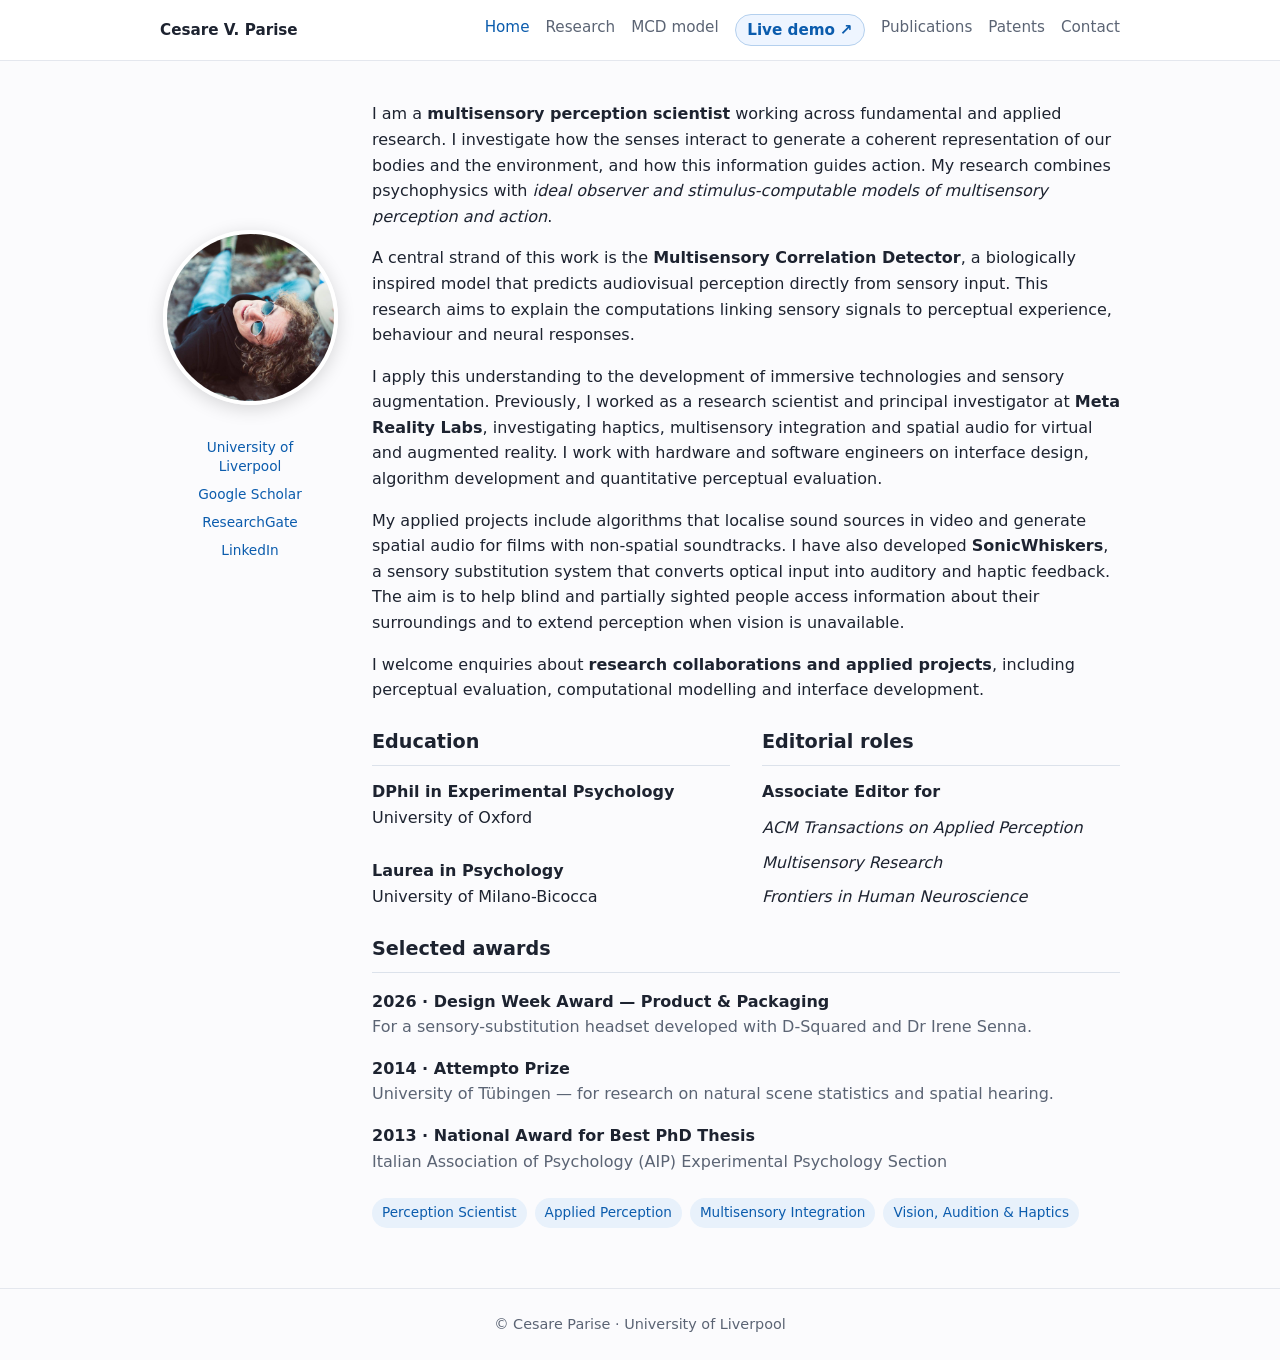
<file: index.html>
<!DOCTYPE html>
<html lang="en">
<head>
<meta charset="UTF-8">
<meta name="viewport" content="width=device-width, initial-scale=1.0">
<title>Cesare V. Parise – Perception Scientist</title>
<!-- Browser tab and bookmark icon -->
<link rel="icon" type="image/x-icon" href="favicon.ico?v=1">
<link rel="icon" type="image/png" sizes="32x32" href="favicon.png?v=1">
<link rel="apple-touch-icon" sizes="180x180" href="apple-touch-icon.png?v=1">
<style>
  :root { --ink:#1d2330; --muted:#5b6474; --accent:#0b5cad; --bg:#fbfbfd; --card:#ffffff; --line:#e4e7ee; }
  * { box-sizing: border-box; }
  body { margin:0; font-family: system-ui, -apple-system, "Segoe UI", Roboto, Helvetica, Arial, sans-serif; color:var(--ink); background:var(--bg); line-height:1.6; }
  header.top { background:#fff; border-bottom:1px solid var(--line); position:sticky; top:0; z-index:10; }
  nav { max-width:1000px; margin:0 auto; padding:14px 20px; display:flex; flex-wrap:wrap; gap:18px; align-items:center; justify-content:space-between; }
  nav .brand { font-weight:700; color:var(--ink); text-decoration:none; }
  nav ul { list-style:none; display:flex; gap:16px; margin:0; padding:0; flex-wrap:wrap; }
  nav a { color:var(--muted); text-decoration:none; font-size:0.95rem; }
  nav a:hover, nav a.active { color:var(--accent); }
  main { max-width:1000px; margin:0 auto; padding:40px 20px 60px; min-height:70vh; }
  .page { display:none; }
  .page.active { display:block; }
  .hero { display:grid; grid-template-columns: 220px 1fr; gap:36px; align-items:center; }
  .hero img { width:220px; height:220px; object-fit:cover; border-radius:50%; border:4px solid #fff; box-shadow:0 6px 24px rgba(0,0,0,.12); }
  h1 { font-size:2.2rem; margin:0 0 6px; }
  h2 { font-size:1.45rem; margin:36px 0 14px; border-bottom:2px solid var(--line); padding-bottom:6px; }
  h3 { font-size:1.1rem; margin:0 0 8px; }
  .role { color:var(--accent); font-weight:600; margin:0 0 14px; }
  .lead { font-size:1.08rem; }
  .badge { display:inline-block; background:#e8f1fb; color:var(--accent); padding:4px 10px; border-radius:999px; font-size:0.85rem; margin:4px 6px 0 0; }
  .grid { display:grid; grid-template-columns: repeat(auto-fit, minmax(260px,1fr)); gap:18px; }
  .card { background:var(--card); border:1px solid var(--line); border-radius:12px; padding:20px; }
  .card p { margin:0 0 8px; color:var(--muted); font-size:0.95rem; }
  .card.paper { border-left:4px solid var(--accent); }
  .meta { color:var(--muted); font-size:0.9rem; margin:6px 0 12px; }
  .placeholder { border:2px dashed #c5cdd9; border-radius:12px; padding:20px; color:var(--muted); background:#fff; }
  .industry { background:linear-gradient(135deg,#0b5cad 0%,#0a4a8a 100%); color:#fff; border-radius:16px; padding:32px; margin-top:36px; }
  .industry h2 { color:#fff; border-color:rgba(255,255,255,.3); margin-top:0; }
  .industry ul { padding-left:20px; margin:0 0 18px; }
  .industry li { margin-bottom:8px; }
  .btn { display:inline-block; background:#fff; color:var(--accent); padding:11px 20px; border-radius:8px; font-weight:700; text-decoration:none; margin-right:10px; margin-top:6px; }
  .btn.ghost { background:transparent; color:#fff; border:2px solid #fff; }
  .link { color:var(--accent); font-weight:600; text-decoration:none; }
  .pubs li { margin-bottom:12px; }
  .pubs .t { display:inline-block; font-size:0.75rem; background:#e8f1fb; color:var(--accent); border-radius:4px; padding:1px 6px; margin-right:6px; font-weight:600; }
  .yr { margin:28px 0 10px; color:var(--accent); font-size:1.1rem; }
  footer { border-top:1px solid var(--line); color:var(--muted); font-size:0.9rem; text-align:center; padding:24px 20px; }
  @media (max-width:720px) { .hero { grid-template-columns:1fr; text-align:center; } .hero img { margin:0 auto; } nav { justify-content:center; } }


/* ===== HOME PAGE LAYOUT ===== */

#page-home .hero {
  display: grid;
  grid-template-columns: 180px minmax(0, 1fr);
  grid-template-areas:
    "profile introduction"
    ".       credentials"
    ".       awards"
    ".       badges";
  column-gap: 2rem;
  row-gap: 1.5rem;
  align-items: start;
}

/* LEFT: photograph and profile links */

#page-home .home-profile {
  grid-area: profile;
  align-self: center;
  display: flex;
  flex-direction: column;
  align-items: center;
  gap: 1.2rem;
  min-width: 0;
}

#page-home .home-profile .home-portrait {
  display: block;
  width: 175px;
  height: 175px;
  aspect-ratio: 1;
  max-width: 100%;
  border-radius: 50%;
  object-fit: cover;
  object-position: center;
  border: 4px solid white;
  box-shadow: 0 4px 18px rgba(0,0,0,0.15);
}

/* Links beneath photograph */

#page-home .profile-links {
  display: flex;
  flex-direction: column;
  align-items: center;
  gap: 0.55rem;
  text-align: center;
}

#page-home .profile-links a {
  color: #0b5cad;
  text-decoration: none;
  font-size: 0.855rem;
  line-height: 1.4;
}

#page-home .profile-links a:hover {
  text-decoration: underline;
}

/* RIGHT: introduction */

#page-home .home-introduction {
  grid-area: introduction;
  min-width: 0;
}

#page-home .home-introduction p:first-child {
  margin-top: 0;
}

#page-home .home-introduction p:last-child {
  margin-bottom: 0;
}

/* RIGHT: credentials, two equally wide columns */

#page-home .home-credentials {
  grid-area: credentials;
  display: grid;
  grid-template-columns: repeat(2, minmax(0, 1fr));
  gap: 2rem;
  width: 100%;
  margin: 0;
  align-items: stretch;
}

#page-home .home-education,
#page-home .home-editorial {
  min-width: 0;
  display: flex;
  flex-direction: column;
}

#page-home .home-credentials h2 {
  font-size: 1.2rem;
  margin: 0 0 0.85rem;
  padding-bottom: 0.45rem;
  border-bottom: 1px solid #dce2eb;
}

/* Education: first qualification at top,
   second qualification at bottom */

#page-home .home-education .degree {
  margin: 0;
}

#page-home .home-education .degree:last-child {
  margin-top: auto;
}

/* Editorial entries: compact natural spacing */

#page-home .home-editorial p {
  margin: 0 0 0.65rem;
}

#page-home .editorial-list {
  list-style: none;
  display: flex;
  flex-direction: column;
  gap: 0.55rem;
  padding: 0;
  margin: 0;
}

#page-home .editorial-list li {
  margin: 0;
}

/* Selected awards: a full-width row below Education and Editorial roles,
   aligned to the main introduction rather than the portrait column. */
#page-home .home-awards {
  grid-area: awards;
  display: grid;
  grid-template-columns: 1fr;
  row-gap: 1rem;
  width: 100%;
  min-width: 0;
  align-items: start;
}

#page-home .home-awards h2 {
  grid-column: 1 / -1;
  margin: 0;
  padding-bottom: 0.45rem;
  border-bottom: 1px solid #dce2eb;
  font-size: 1.2rem;
}

#page-home .home-awards p {
  margin: 0;
  font-size: 1rem;
  line-height: 1.6;
  color: var(--muted);
  min-width: 0;
}

#page-home .home-awards strong { color: var(--ink); }
#page-home .home-awards a { color: inherit; text-decoration: none; }
#page-home .home-awards a:hover,
#page-home .home-awards a:focus-visible {
  color: var(--accent);
  text-decoration: underline;
}

/* RIGHT: badges below both columns */

#page-home .home-badges {
  grid-area: badges;
  display: flex;
  flex-wrap: wrap;
  gap: 0.5rem;
  min-width: 0;
}

#page-home .home-badges .badge {
  margin: 0;
}

/* MOBILE */

@media (max-width: 720px) {
  #page-home .hero {
    grid-template-columns: minmax(0, 1fr);
    grid-template-areas:
      "profile"
      "introduction"
      "credentials"
      "awards"
      "badges";
  }

  #page-home .home-profile {
    justify-self: center;
  }
}

@media (max-width: 520px) {
  #page-home .home-credentials {
    grid-template-columns: 1fr;
    gap: 1.75rem;
  }

  #page-home .home-education .degree:last-child {
    margin-top: 1rem;
  }

  #page-home .home-awards {
    grid-template-columns: 1fr;
    row-gap: 1rem;
  }
}





/* ===== RESEARCH PAGE ===== */

#page-research .research-area {
  margin-top: 2.5rem;
  padding-bottom: 2rem;
  border-bottom: 1px solid #dce2eb;
}

#page-research .research-area:last-child {
  border-bottom: none;
}

/* Figure and description */

#page-research .research-main {
  display: grid;
  grid-template-columns: minmax(0, 1.1fr) minmax(0, 1fr);
  gap: 2rem;
  align-items: start;
}

#page-research .research-figure {
  margin: 0;
  min-width: 0;
}

#page-research .research-figure img {
  display: block;
  width: 100%;
  height: auto;
  object-fit: contain;
  border-radius: 3px;
}

#page-research .research-figure figcaption {
  margin-top: 0.65rem;
  font-size: 0.82rem;
  line-height: 1.5;
  color: #667085;
}

#page-research .research-description {
  min-width: 0;
}

#page-research .research-description h2 {
  margin-top: 0;
}

#page-research .research-description p {
  margin-bottom: 1rem;
}

/* Publications */

#page-research .research-area > h3 {
  font-size: 1rem;
  margin-top: 1.5rem;
  margin-bottom: 0.75rem;
}

#page-research .research-publications {
  padding-left: 1.25rem;
  margin: 0;
}

#page-research .research-publications li {
  margin-bottom: 0.6rem;
  line-height: 1.55;
  font-size: 0.92rem;
}

#page-research .research-publications a {
  color: #0b5cad;
  text-decoration: none;
  font-weight: 500;
}

#page-research .research-publications a:hover {
  text-decoration: underline;
}

/* Responsive layout */

@media (max-width: 760px) {
  #page-research .research-main {
    grid-template-columns: 1fr;
    gap: 1.25rem;
  }
}





/* ===== CONTACT PAGE ===== */

#page-contact .contact-grid {
  display: grid;
  grid-template-columns: repeat(2, minmax(0, 1fr));
  gap: 1.25rem;
  margin: 1.5rem 0;
  align-items: stretch;
}

/* Matching cards */

#page-contact .contact-card {
  box-sizing: border-box;
  display: flex;
  flex-direction: column;
  min-width: 0;
  padding: 1.3rem;
  border: 1px solid #dce2eb;
  border-radius: 10px;
  background: #fff;
}

#page-contact .contact-card h2 {
  font-size: 1.1rem;
  margin: 0 0 1.1rem;
}

#page-contact .contact-card > p {
  margin: 0 0 0.9rem;
  line-height: 1.65;
}

/* Bottom-aligned content */

#page-contact .contact-card-footer {
  margin-top: auto;
  padding-top: 1.5rem;
  width: 100%;
}

#page-contact .contact-keywords {
  font-size: 0.85rem;
  line-height: 1.5;
  color: #667085;
  margin: 0 0 1rem;
}

/* Outlined action buttons */

#page-contact .contact-card a.contact-action,
#page-contact .contact-card a.contact-action:link,
#page-contact .contact-card a.contact-action:visited {
  box-sizing: border-box;
  display: flex;
  align-items: center;
  justify-content: center;

  width: 100%;
  min-height: 44px;
  padding: 0.65rem 1rem;

  border: 1px solid #0b5cad;
  border-radius: 24px;
  background: transparent;
  color: #0b5cad;

  font-size: 0.92rem;
  font-weight: 600;
  text-align: center;
  text-decoration: none;
  cursor: pointer;
}

#page-contact .contact-card a.contact-action:hover {
  background: #0b5cad;
  color: white;
  text-decoration: none;
}

#page-contact .contact-card a.contact-action:focus-visible {
  outline: 3px solid #80b4f5;
  outline-offset: 3px;
}

/* Direct contact */

#page-contact .contact-details {
  margin-top: 1.5rem;
  padding-top: 1.5rem;
  border-top: 1px solid #dce2eb;
}

#page-contact .contact-details h2 {
  font-size: 1.1rem;
  margin: 0 0 1rem;
}

#page-contact .contact-details p {
  margin: 0.65rem 0;
}

/* Copy email button */

#page-contact .copy-email {
  display: inline-block;
  margin-left: 0.75rem;
  padding: 0.25rem 0.6rem;
  border: 1px solid #dce2eb;
  border-radius: 6px;
  background: transparent;
  color: #0b5cad;
  font-size: 0.8rem;
  cursor: pointer;
}

#page-contact .copy-email:hover {
  background: #eaf2ff;
}

/* Mobile */

@media (max-width: 700px) {
  #page-contact .contact-grid {
    grid-template-columns: 1fr;
  }
}




/* ===== MULTISENSORY CORRELATION DETECTOR PAGE =====
   Scoped styles: these rules do not change Home, Research or Contact. */
#page-model { --mcd-soft: #eef4fb; --mcd-radius: 12px; }
#page-model a { color: var(--accent); text-underline-offset: 0.18em; }
#page-model a:focus-visible, #page-model summary:focus-visible,
#page-model video:focus-visible { outline: 3px solid #72a8e0; outline-offset: 4px; }
#page-model h1 { font-size: clamp(1.8rem, 4vw, 2.45rem); line-height: 1.2; max-width: 26ch; margin: 0; }
#page-model h2 { font-size: clamp(1.3rem, 3vw, 1.65rem); line-height: 1.3; border: 0; padding: 0; margin: 0 0 1.1rem; }
#page-model h3 { font-size: 1.08rem; line-height: 1.4; margin: 0 0 0.65rem; }
#page-model p { margin: 0 0 1rem; }
#page-model .mcd-eyebrow { color: var(--accent); font-size: 0.76rem; font-weight: 700; letter-spacing: 0.09em; text-transform: uppercase; margin: 0 0 0.65rem; }
#page-model .mcd-lead { max-width: 66ch; font-size: 1.18rem; line-height: 1.55; color: var(--muted); margin: 1rem 0 0; }
#page-model .mcd-page-heading { margin-bottom: 2.5rem; }
#page-model .mcd-hero { display: grid; grid-template-columns: minmax(0, 0.94fr) minmax(0, 1.06fr); gap: 2rem; align-items: center; }
#page-model .mcd-hero-copy { min-width: 0; }
#page-model .mcd-hero-copy h2 { font-size: 1.3rem; }
#page-model .mcd-actions { display: flex; flex-wrap: wrap; gap: 0.6rem; margin-top: 1.3rem; }
#page-model a.mcd-button { display: inline-flex; align-items: center; justify-content: center; min-height: 44px; padding: 0.65rem 1rem; border: 1px solid var(--accent); border-radius: 999px; background: transparent; color: var(--accent); font: inherit; font-size: 0.88rem; font-weight: 650; line-height: 1.35; text-align: center; text-decoration: none; }
#page-model a.mcd-button:hover { background: var(--mcd-soft); }
#page-model a.mcd-button-primary { color: #fff; background: var(--accent); }
#page-model a.mcd-button-primary:hover { background: #084781; }
#page-model .mcd-media, #page-model .mcd-figure { min-width: 0; margin: 0; }
#page-model .mcd-media { background: #fff; border: 1px solid var(--line); border-radius: var(--mcd-radius); overflow: hidden; }
#page-model .mcd-media-label { padding: 0.8rem 1rem; font-size: 0.8rem; font-weight: 700; border-bottom: 1px solid var(--line); }
#page-model video { display: block; width: 100%; height: auto; background: #fff; }
#page-model figcaption { color: var(--muted); font-size: 0.82rem; line-height: 1.55; }
#page-model .mcd-media figcaption { padding: 1rem; }
#page-model figcaption strong { color: var(--ink); }
#page-model .mcd-evidence-strip { display: grid; grid-template-columns: repeat(3,minmax(0,1fr)); margin-top: 2.25rem; padding: 1.3rem 0; background: var(--mcd-soft); border-radius: var(--mcd-radius); }
#page-model .mcd-evidence-strip > div { display: flex; flex-direction: column; padding: 0 1.25rem; }
#page-model .mcd-evidence-strip > div + div { border-left: 1px solid #d0ddeb; }
#page-model .mcd-evidence-strip strong { font-size: clamp(1.4rem, 3vw, 1.9rem); line-height: 1.2; color: var(--accent); }
#page-model .mcd-evidence-strip span { font-size: 0.85rem; color: var(--muted); margin-top: 0.35rem; }
#page-model .mcd-small { font-size: 0.82rem; line-height: 1.55; color: var(--muted); }
#page-model .mcd-stat-note { margin: 0.7rem 0 0; }
#page-model .mcd-cite { white-space: nowrap; font-size: 0.78em; font-weight: 650; text-decoration: none; }
#page-model .mcd-cite:hover { text-decoration: underline; }
#page-model .mcd-jumps { display: flex; flex-wrap: wrap; gap: 0.5rem 1rem; margin-top: 2rem; padding: 1rem 0; border-block: 1px solid var(--line); }
#page-model .mcd-jumps a { font-size: 0.86rem; text-decoration: none; padding: 0.3rem 0; }
#page-model .mcd-jumps a:hover { text-decoration: underline; }
#page-model .mcd-section { margin-top: 3.75rem; scroll-margin-top: 100px; }
#page-model .mcd-prose { max-width: none; }
#page-model .mcd-pipeline { display: grid; grid-template-columns: repeat(4,minmax(0,1fr)); gap: 0.75rem; list-style: none; padding: 0; margin: 1.75rem 0 0; }
#page-model .mcd-pipeline li { min-width: 0; padding: 1.1rem; border: 1px solid var(--line); border-radius: 9px; background: #fff; }
#page-model .mcd-pipeline span { display: block; font-size: 0.75rem; color: var(--accent); margin-bottom: 0.4rem; }
#page-model .mcd-pipeline strong { display: block; font-size: 0.91rem; line-height: 1.4; }
#page-model .mcd-pipeline small { display: block; font-size: 0.78rem; color: var(--muted); line-height: 1.4; margin-top: 0.3rem; }
#page-model .mcd-figure { margin: 1.5rem 0; }
#page-model .mcd-figure > a { display: block; border: 1px solid var(--line); padding: 1rem; background: #fff; border-radius: 10px; }
#page-model .mcd-figure img { display: block; max-width: 100%; width: 100%; height: auto; border: 0; border-radius: 0; box-shadow: none; object-fit: contain; }
#page-model .mcd-figure figcaption { margin-top: 0.75rem; }
#page-model .mcd-architecture { max-width: 760px; margin: 1.75rem 0; }
#page-model .mcd-details { margin: 1.5rem 0 0; background: #fff; border: 1px solid var(--line); border-radius: 10px; scroll-margin-top: 100px; }
#page-model .mcd-details summary { cursor: pointer; padding: 1rem 1.2rem; color: var(--accent); font-size: 0.94rem; font-weight: 650; }
#page-model .mcd-details[open] summary { border-bottom: 1px solid var(--line); }
#page-model .mcd-details-body { padding: 1.25rem; }
#page-model .mcd-details-body > :last-child { margin-bottom: 0; }
#page-model .mcd-contained-video { max-width: 640px; margin-inline: auto; }
#page-model .mcd-timeline { margin-top: 1.75rem; }
#page-model .mcd-milestone { display: grid; grid-template-columns: 105px minmax(0,1fr); gap: 1.35rem; padding: 0 0 2rem; }
#page-model .mcd-milestone:last-child { padding-bottom: 0; }
#page-model .mcd-milestone > div { padding-left: 1.35rem; border-left: 2px solid #d5e3f3; }
#page-model .mcd-year { color: var(--accent); font-size: 0.9rem; font-weight: 700; }
#page-model .mcd-milestone p:last-child { margin-bottom: 0; }
#page-model .mcd-transient-figure { max-width: 590px; }
#page-model .mcd-milestone-figure { max-width: 680px; margin-top: 1rem; }
#page-model .mcd-milestone-figure img { background: #fff; }
#page-model .mcd-signal-comparison { display: grid; grid-template-columns: repeat(2,minmax(0,1fr)); gap: 1rem; margin: 1.5rem 0; }
#page-model .mcd-compare-card { padding: 1.2rem; border: 1px solid var(--line); border-radius: 10px; background: #fff; }
#page-model .mcd-compare-card h3 { color: var(--accent); margin-bottom: 0.55rem; }
#page-model .mcd-compare-card ul { margin: 0.75rem 0 0; padding-left: 1.15rem; }
#page-model .mcd-compare-card li { margin-bottom: 0.45rem; font-size: 0.93rem; }
#page-model .mcd-video-pair { display: grid; grid-template-columns: repeat(2,minmax(0,1fr)); gap: 1rem; margin-top: 1rem; }
#page-model .mcd-video-pair .mcd-media { height: 100%; }
#page-model .mcd-video-pair figcaption { font-size: 0.8rem; }
#page-model .mcd-distance-figure-grid { display: grid; grid-template-columns: repeat(3,minmax(0,1fr)); gap: 1rem; margin: 1.35rem 0 1.5rem; }
#page-model .mcd-distance-panel { padding: 1rem; background: #fff; border: 1px solid #d4e2f2; border-radius: 10px; }
#page-model .mcd-distance-panel h3 { color: var(--accent); font-size: 0.95rem; margin-bottom: 0.45rem; }
#page-model .mcd-distance-panel ul { margin: 0; padding-left: 1.1rem; }
#page-model .mcd-distance-panel li { margin-bottom: 0.4rem; font-size: 0.92rem; }
#page-model .mcd-three-up { display: grid; grid-template-columns: repeat(3,minmax(0,1fr)); gap: 1rem; margin: 1.5rem 0; }
#page-model .mcd-topic { padding: 1.25rem; border: 1px solid var(--line); border-radius: 10px; background: #fff; }
#page-model .mcd-topic h3 { color: var(--accent); }
#page-model .mcd-topic p { font-size: 0.93rem; margin-bottom: 0; }
#page-model .mcd-demo-grid { display: grid; grid-template-columns: repeat(2,minmax(0,1fr)); gap: 1.25rem; margin-top: 1.5rem; }
#page-model .mcd-demo h3 { padding: 1rem; margin: 0; font-size: 1rem; border-bottom: 1px solid var(--line); }
#page-model .mcd-video-stage { aspect-ratio: 1 / 1; background: #f5f7fa; display: grid; place-items: center; }
#page-model .mcd-video-stage video { width: 100%; height: 100%; max-height: 100%; object-fit: contain; background: #fff; }
#page-model .mcd-case-study { background: var(--mcd-soft); border: 1px solid #d4e2f2; border-radius: var(--mcd-radius); padding: 2rem; }
#page-model .mcd-case-study > p:last-child { margin-bottom: 0; }
#page-model .mcd-distance-steps { display: grid; grid-template-columns: repeat(3,minmax(0,1fr)); gap: 1rem; margin: 1.5rem 0; }
#page-model .mcd-distance-steps > div { padding: 1rem; background: #fff; border-radius: 9px; }
#page-model .mcd-distance-steps span { display: block; font-size: 0.78rem; color: var(--muted); margin-bottom: 0.4rem; }
#page-model .mcd-distance-steps strong { display: block; font-size: 0.93rem; line-height: 1.5; }
#page-model .mcd-takeaway { font-size: 1.15rem; font-weight: 600; line-height: 1.5; border-left: 3px solid var(--accent); padding-left: 1.1rem; margin-block: 1.5rem; }
#page-model .mcd-application-grid { display: grid; grid-template-columns: repeat(3,minmax(0,1fr)); gap: 1rem; margin: 1.5rem 0; }
#page-model .mcd-application { border-top: 3px solid #a7bfdc; padding: 1.1rem 0.6rem 0 0; }
#page-model .mcd-application p { font-size: 0.94rem; }
#page-model .mcd-collaborate { display: flex; align-items: center; justify-content: space-between; gap: 1.5rem; border: 1px solid #d4e2f2; border-radius: var(--mcd-radius); background: var(--mcd-soft); padding: 1.6rem; margin-top: 1.75rem; }
#page-model .mcd-collaborate > div { max-width: 60ch; }
#page-model .mcd-collaborate p { margin-bottom: 0; font-size: 0.95rem; }
#page-model .mcd-collaborate .mcd-button { flex-shrink: 0; max-width: 100%; }
#page-model .mcd-key-paper { background: #fff; border: 1px solid var(--line); border-left: 4px solid var(--accent); border-radius: 9px; padding: 1.5rem; scroll-margin-top: 100px; }
#page-model .mcd-paper-meta { color: var(--muted); font-size: 0.85rem; }
#page-model .mcd-key-paper h3 { max-width: 75ch; }
#page-model .mcd-key-paper > p:not(.mcd-paper-meta) { color: var(--muted); font-size: 0.95rem; }
#page-model .mcd-references { margin: 0; padding-left: 1.4rem; }
#page-model .mcd-references li { font-size: 0.91rem; margin-bottom: 1.2rem; padding-left: 0.25rem; scroll-margin-top: 110px; }
#page-model .mcd-references li:last-child { margin-bottom: 0; }
#page-model .mcd-references span { display: block; color: var(--muted); margin-top: 0.3rem; }
@media (max-width: 800px) {
  #page-model .mcd-hero { grid-template-columns: minmax(0,1fr); }
  #page-model .mcd-hero-media { max-width: 660px; }
  #page-model .mcd-pipeline { grid-template-columns: repeat(2,minmax(0,1fr)); }
  #page-model .mcd-collaborate { flex-direction: column; align-items: flex-start; }
}
@media (max-width: 620px) {
  #page-model .mcd-page-heading { margin-bottom: 1.8rem; }
  #page-model .mcd-evidence-strip { grid-template-columns: minmax(0,1fr); padding: 0.25rem 1.2rem; }
  #page-model .mcd-evidence-strip > div { padding: 0.9rem 0; }
  #page-model .mcd-evidence-strip > div + div { border-left: 0; border-top: 1px solid #d0ddeb; }
  #page-model .mcd-demo-grid, #page-model .mcd-three-up, #page-model .mcd-application-grid, #page-model .mcd-distance-steps, #page-model .mcd-signal-comparison, #page-model .mcd-distance-figure-grid, #page-model .mcd-video-pair { grid-template-columns: minmax(0,1fr); }
  #page-model .mcd-milestone { grid-template-columns: minmax(0,1fr); gap: 0.35rem; }
  #page-model .mcd-milestone > div { padding-left: 1rem; }
  #page-model .mcd-section { margin-top: 2.75rem; scroll-margin-top: 155px; }
  #page-model .mcd-case-study { padding: 1.25rem; }
  #page-model .mcd-figure > a { padding: 0.4rem; }
  #page-model .mcd-key-paper, #page-model .mcd-references li, #page-model .mcd-details { scroll-margin-top: 155px; }
}
@media (prefers-reduced-motion: reduce) {
  #page-model * { scroll-behavior: auto; }
}



/* ===== LIVE MCD DEMONSTRATION: prominent links only =====
   Scoped to the menu, Home and MCD model pages; other pages are unchanged. */
nav a.nav-live-mcd {
  display: inline-flex;
  align-items: center;
  gap: 0.3rem;
  padding: 0.26rem 0.72rem;
  border: 1px solid #b4d0ee;
  border-radius: 999px;
  background: #eef5ff;
  color: var(--accent);
  font-weight: 700;
  line-height: 1.45;
  white-space: nowrap;
}
nav a.nav-live-mcd:hover,
nav a.nav-live-mcd:focus-visible {
  background: #dcecff;
  border-color: var(--accent);
}
nav a.nav-live-mcd:focus-visible,
#page-model .mcd-live-feature a:focus-visible {
  outline: 3px solid #72a8e0;
  outline-offset: 3px;
}

/* Large feature immediately below the MCD page heading. */
#page-model .mcd-live-feature {
  display: grid;
  grid-template-columns: minmax(0, 1fr) minmax(170px, auto);
  align-items: center;
  gap: 1.5rem;
  margin: 0 0 2.35rem;
  padding: 1.5rem 1.65rem;
  border: 1px solid #c8dbf0;
  border-radius: var(--mcd-radius);
  background: linear-gradient(125deg, #eef4fb 0%, #f8fbff 100%);
}
#page-model .mcd-live-feature .mcd-eyebrow { margin-bottom: 0.45rem; }
#page-model .mcd-live-feature h2 {
  margin: 0 0 0.5rem;
  font-size: clamp(1.22rem, 2.5vw, 1.5rem);
}
#page-model .mcd-live-feature p:not(.mcd-eyebrow) {
  margin: 0;
  color: var(--muted);
  font-size: 0.94rem;
  line-height: 1.55;
}
#page-model .mcd-live-feature-actions {
  display: flex;
  flex-direction: column;
  align-items: flex-start;
  gap: 0.55rem;
  min-width: 0;
}
#page-model .mcd-live-feature-actions .mcd-button { white-space: nowrap; gap: 0.32rem; }
#page-model .mcd-live-feature-actions small {
  display: block;
  max-width: 31ch;
  font-size: 0.77rem;
  line-height: 1.45;
  color: var(--muted);
}
@media (max-width: 690px) {
  #page-model .mcd-live-feature {
    grid-template-columns: minmax(0, 1fr);
    gap: 1rem;
    padding: 1.2rem;
  }
  #page-model .mcd-live-feature-actions { align-items: flex-start; }
}

</style>
</head>
<body>

<header class="top">
  <nav>
    <a class="brand" href="#home">Cesare V. Parise</a>
    <ul>
      <li><a href="#home" data-page="home">Home</a></li>
      <li><a href="#research" data-page="research">Research</a></li>
      <li><a href="#model" data-page="model">MCD model</a></li>
      <li><a class="nav-live-mcd" href="mcd-live/" target="_blank" rel="noopener noreferrer" aria-label="Open the live MCD demonstration in a new tab">Live demo <span aria-hidden="true">↗</span></a></li>
      <li><a href="#publications" data-page="publications">Publications</a></li>
      <li><a href="#patents" data-page="patents">Patents</a></li>
      <li><a href="#contact" data-page="contact">Contact</a></li>
    </ul>
  </nav>
</header>

<main>

  
<!-- HOME -->
<section class="page" id="page-home">

  <div class="hero">

    <!-- LEFT: PROFILE -->
    <div class="home-profile">

      <img
        class="home-portrait"
        src="photo.jpg"
        alt="Portrait of Cesare V. Parise"
      >

      <nav class="profile-links" aria-label="Academic and professional profiles">

        <a href="https://www.liverpool.ac.uk/people/cesare-parise"
           target="_blank" rel="noopener noreferrer">
          University of Liverpool
        </a>

        <a href="https://scholar.google.com/citations?user=IR3CvcoAAAAJ&amp;hl=en"
           target="_blank" rel="noopener noreferrer">
          Google Scholar
        </a>

        <a href="https://www.researchgate.net/profile/Cesare-Parise"
           target="_blank" rel="noopener noreferrer">
          ResearchGate
        </a>

        <a href="https://uk.linkedin.com/in/cesare-parise-68345a6"
           target="_blank" rel="noopener noreferrer">
          LinkedIn
        </a>

      </nav>
    </div>


    <!-- RIGHT: INTRODUCTION -->
    <div class="home-introduction">

      <p>
        I am a <strong>multisensory perception scientist</strong>
        working across fundamental and applied research.
        I investigate how the senses interact to generate a
        coherent representation of our bodies and the environment,
        and how this information guides action.
        My research combines psychophysics with
        <em>ideal observer and stimulus-computable models of
        multisensory perception and action</em>.
      </p>

      <p>
        A central strand of this work is the
        <strong>Multisensory Correlation Detector</strong>,
        a biologically inspired model that predicts audiovisual
        perception directly from sensory input.
        This research aims to explain the computations linking
        sensory signals to perceptual experience, behaviour
        and neural responses.
      </p>

      <p>
        I apply this understanding to the development of
        immersive technologies and sensory augmentation.
        Previously, I worked as a research scientist and
        principal investigator at
        <strong>Meta Reality Labs</strong>,
        investigating haptics, multisensory integration and
        spatial audio for virtual and augmented reality.
        I work with hardware and software engineers on interface
        design, algorithm development and quantitative
        perceptual evaluation.
      </p>

      <p>
        My applied projects include algorithms that localise
        sound sources in video and generate spatial audio
        for films with non-spatial soundtracks.
        I have also developed <strong>SonicWhiskers</strong>,
        a sensory substitution system that converts optical
        input into auditory and haptic feedback.
        The aim is to help blind and partially sighted people
        access information about their surroundings and to
        extend perception when vision is unavailable.
      </p>

      <p>
        I welcome enquiries about
        <strong>research collaborations and applied projects</strong>,
        including perceptual evaluation, computational
        modelling and interface development.
      </p>

    </div>


    <!-- RIGHT: EDUCATION AND EDITORIAL ROLES -->
    <div class="home-credentials">

      <!-- LEFT COLUMN: EDUCATION -->
      <div class="home-education">

        <h2>Education</h2>

        <p class="degree">
          <strong>DPhil in Experimental Psychology</strong><br>
          University of Oxford
        </p>

        <p class="degree">
          <strong>Laurea in Psychology</strong><br>
          University of Milano-Bicocca
        </p>

      </div>

      <!-- RIGHT COLUMN: EDITORIAL ROLES -->
      <div class="home-editorial">

        <h2>Editorial roles</h2>

        <p><strong>Associate Editor for</strong></p>

        <ul class="editorial-list">
          <li>
            <em>ACM Transactions on Applied Perception</em>
          </li>
          <li>
            <em>Multisensory Research</em>
          </li>
          <li>
            <em>Frontiers in Human Neuroscience</em>
          </li>
        </ul>

      </div>

    </div>

    
    <!-- Selected awards: beneath Education and Editorial roles -->
    <div class="home-awards">

  <h2>Selected awards</h2>

  <p>
    <strong>
      2026 &middot;
      <a href="https://www.designweek.co.uk/winners-announced-design-week-awards-2026-north-west-edition/"
         target="_blank"
         rel="noopener noreferrer">Design Week Award &mdash; Product &amp; Packaging</a>
    </strong><br>
    For a sensory-substitution headset developed with D-Squared and Dr Irene Senna.
  </p>

  <p>
    <strong>
      2014 &middot;
      <a href="https://uni-tuebingen.de/newsfullview-landingpage/article/attempto-preis-fuer-junge-neurowissenschaftler/"
         target="_blank"
         rel="noopener noreferrer">Attempto Prize</a>
    </strong><br>
    University of Tübingen — for research on natural scene statistics and spatial hearing.
  </p>

  <p>
    <strong>
      2013 &middot; National Award for Best PhD Thesis
    </strong><br>
    Italian Association of Psychology (AIP) Experimental Psychology Section<br>
    <!-- Thesis:
    <em>Signal compatibility as a modulatory factor for
    multisensory integration</em> -->
  </p>

    </div>

    <!-- RIGHT: RESEARCH BADGES -->
    <div class="home-badges">

      <span class="badge">Perception Scientist</span>
      <span class="badge">Applied Perception</span>
      <span class="badge">Multisensory Integration</span>
      <span class="badge">Vision, Audition &amp; Haptics</span>

    </div>

  </div>

</section>


<!-- RESEARCH -->
<section class="page" id="page-research">

  <h1>Research</h1>

  <p class="lead">
    My research investigates how the brain processes and combines
    information from vision, hearing and touch to perceive our bodies
    and surroundings and guide action. I combine psychophysics,
    computational modelling and neuroscience to understand the
    principles of sensory perception, with applications in immersive
    technologies and sensory augmentation.
  </p>


  <!-- 1. MULTISENSORY INTEGRATION -->
  <article class="research-area">

    <div class="research-main">

      <figure class="research-figure">
        <a href="MCD_capture.png" target="_blank">
          <img src="MCD_capture.png"
               alt="Multisensory Correlation Detector model"
               loading="lazy">
        </a>
        <figcaption>
          Multisensory Correlation Detector (MCD), a biologically
          inspired model for multisensory integration.
          Parise &amp; Ernst (2016), Nature Communications.
        </figcaption>
      </figure>

      <div class="research-description">
        <h2>Multisensory integration</h2>

        <p>
          All animals, even the simplest ones, rely on multiple sensory
          systems to perceive their bodies and surroundings.
          My research investigates the computational principles
          governing multisensory integration, with particular emphasis
          on vision and audition.
        </p>

        <p>
          A central question is how the brain determines which sensory
          signals originate from a common source and should therefore
          be integrated. I address this question through psychophysics
          and stimulus-computable models, with applications ranging
          from sensory substitution to artificial perception and
          augmented reality.
        </p>
      </div>

    </div>

    <h3>Selected publications</h3>

    <ul class="research-publications">

      <li>
        <a href="https://doi.org/10.1016/j.neubiorev.2025.106449"
           target="_blank" rel="noopener noreferrer">
          Parise, Parise &amp; Parise (2026).
        </a>
        Perceiving audiovisual synchrony: A quantitative synthesis
        of simultaneity and temporal order judgments from 185 studies.
        <em>Neuroscience &amp; Biobehavioral Reviews.</em>
      </li>

      <li>
        <a href="https://doi.org/10.7554/eLife.106122"
           target="_blank" rel="noopener noreferrer">
          Parise (2025).
        </a>
        Correlation detection as a stimulus computable account
        for audiovisual perception, causal inference, and saliency
        maps in mammals.
        <em>eLife.</em>
      </li>

      <li>
        <a href="https://doi.org/10.7554/eLife.90841"
           target="_blank" rel="noopener noreferrer">
          Parise &amp; Ernst (2025).
        </a>
        Multisensory integration operates on correlated input
        from unimodal transient channels.
        <em>eLife.</em>
      </li>

      <li>
        <a href="https://doi.org/10.1038/s41467-022-29687-6"
           target="_blank" rel="noopener noreferrer">
          Pesnot Lerousseau et al. (2022).
        </a>
        Multisensory correlation computations in the human brain
        identified by a time-resolved encoding model.
        <em>Nature Communications.</em>
      </li>

      <li>
        <a href="https://doi.org/10.1371/journal.pcbi.1005546"
           target="_blank" rel="noopener noreferrer">
          Parise &amp; Ernst (2017).
        </a>
        Noise, multisensory integration, and previous response
        in perceptual disambiguation.
        <em>PLOS Computational Biology.</em>
      </li>

      <li>
        <a href="https://doi.org/10.1038/ncomms11543"
           target="_blank" rel="noopener noreferrer">
          Parise &amp; Ernst (2016).
        </a>
        Correlation detection as a general mechanism for
        multisensory integration.
        <em>Nature Communications.</em>
      </li>

      <li>
        <a href="https://doi.org/10.1016/j.cub.2011.11.039"
           target="_blank" rel="noopener noreferrer">
          Parise, Spence &amp; Ernst (2012).
        </a>
        When correlation implies causation in multisensory integration.
        <em>Current Biology.</em>
      </li>

    </ul>

  </article>


  <!-- 2. SPATIAL HEARING -->
  <article class="research-area">

    <div class="research-main">

      <figure class="research-figure">
        <a href="PNAS_capture_small.png" target="_blank">
          <img src="PNAS_capture_small.png"
               alt="Frequency-dependent sound localisation responses"
               loading="lazy">
        </a>
        <figcaption>
          Frequency-induced biases in sound-source localisation,
          illustrated by localisation responses across different
          frequency bands.
          Parise, Knorre &amp; Ernst (2014), PNAS.
        </figcaption>
      </figure>

      <div class="research-description">
        <h2>Spatial hearing</h2>

        <p>
          Unlike vision and touch, which rely on spatially organised
          sensory receptors, the cochlea is organised primarily
          according to sound frequency. Nevertheless, humans can
          accurately localise sounds in their surroundings.
        </p>

        <p>
          My research investigates the computational principles
          of spatial hearing, including how acoustic cues and
          natural scene statistics shape sound localisation,
          how we perceive auditory motion, and how perceptual
          learning allows us to adapt to unfamiliar acoustic
          environments.
        </p>
      </div>

    </div>

    <h3>Selected publications</h3>

    <ul class="research-publications">

      <li>
        <a href="https://doi.org/10.1016/j.isci.2024.111308"
           target="_blank" rel="noopener noreferrer">
          Parise et al. (2024).
        </a>
        Happy new ears: Rapid adaptation to novel spectral cues
        in vertical sound localization.
        <em>iScience.</em>
      </li>

      <li>
        <a href="https://doi.org/10.1098/rspb.2017.0673"
           target="_blank" rel="noopener noreferrer">
          Senna, Parise &amp; Ernst (2017).
        </a>
        Modulation frequency as a cue for auditory speed perception.
        <em>Proceedings of the Royal Society B.</em>
      </li>

      <li>
        <a href="https://doi.org/10.1038/srep14054"
           target="_blank" rel="noopener noreferrer">
          Senna, Parise &amp; Ernst (2015).
        </a>
        Hearing in slow-motion: Humans underestimate the speed
        of moving sounds.
        <em>Scientific Reports.</em>
      </li>

      <li>
        <a href="https://doi.org/10.1073/pnas.1322705111"
           target="_blank" rel="noopener noreferrer">
          Parise, Knorre &amp; Ernst (2014).
        </a>
        Natural auditory scene statistics shapes human spatial hearing.
        <em>Proceedings of the National Academy of Sciences.</em>
      </li>

    </ul>

  </article>


  <!-- 3. TOUCH AND MOTOR CONTROL -->
  <article class="research-area">

    <div class="research-main">

      <figure class="research-figure">
        <a href="CHI_capture.png" target="_blank">
          <img src="CHI_capture.png"
               alt="Pseudo-haptic weight perception in virtual reality"
               loading="lazy">
        </a>
        <figcaption>
          Pseudo-haptic weight: manipulating the control-display
          ratio changes the perceived weight of virtual objects
          without physical force feedback.
          Samad et al. (2019), ACM CHI.
        </figcaption>
      </figure>

      <div class="research-description">
        <h2>Touch and motor control</h2>

        <p>
          Our hands are our primary means of interacting with
          the environment. Touch and proprioception provide
          information about objects and our own movements,
          contributing to both perception and action.
        </p>

        <p>
          My research investigates how tactile information
          contributes to manual interactions and how multisensory
          integration can compensate for impoverished haptic
          feedback. A particular focus is the development and
          evaluation of perceptually informed interfaces for
          virtual and augmented reality.
        </p>
      </div>

    </div>

    <h3>Selected publications</h3>

    <ul class="research-publications">

      <li>
        <a href="https://doi.org/10.1152/jn.00583.2020"
           target="_blank" rel="noopener noreferrer">
          Ryan et al. (2021).
        </a>
        The interaction between motion and texture in the sense of touch.
        <em>Journal of Neurophysiology.</em>
      </li>

      <li>
        <a href="https://doi.org/10.1126/sciadv.aaw3121"
           target="_blank" rel="noopener noreferrer">
          Moscatelli et al. (2019).
        </a>
        Touch as an auxiliary proprioceptive cue for movement control.
        <em>Science Advances.</em>
      </li>

      <li>
        <a href="https://doi.org/10.1145/3290605.3300550"
           target="_blank" rel="noopener noreferrer">
          Samad, Gatti, Hermes, Benko &amp; Parise (2019).
        </a>
        Pseudo-haptic weight: Changing the perceived weight
        of virtual objects by manipulating control-display ratio.
        <em>ACM CHI.</em>
      </li>

    </ul>

  </article>

</section>


  <!-- MODEL -->
  <section class="page" id="page-model" aria-labelledby="mcd-title">

    <header class="mcd-page-heading">
      <p class="mcd-eyebrow">From sensory signals to perception</p>
      <h1 id="mcd-title">Multisensory Correlation Detector model</h1>
      <p class="mcd-lead">A biologically inspired model that turns movies and sounds into predictions of what we perceive&mdash;and where we look.</p>
    </header>

    <!-- Featured live MCD: placed before the theoretical presentation. -->
    <section class="mcd-live-feature" aria-labelledby="mcd-live-feature-heading">
      <div>
        <p class="mcd-eyebrow">Try the model yourself</p>
        <h2 id="mcd-live-feature-heading">Run the MCD on your own audiovisual signals</h2>
        <p>Use a webcam and microphone, or analyse an uploaded movie with sound. Change the temporal filters, introduce audiovisual delays and explore the model's correlation and lag maps as it runs.</p>
      </div>
      <div class="mcd-live-feature-actions">
        <a class="mcd-button mcd-button-primary" href="mcd-live/" target="_blank" rel="noopener noreferrer">Launch the live demo <span aria-hidden="true">↗</span></a>
        <small>Runs in your browser. Your video and audio are processed locally; camera and microphone use requires permission.</small>
      </div>
    </section>

    <div class="mcd-hero">
      <div class="mcd-hero-copy">
        <h2>One mechanism. Many perceptual effects.</h2>
        <p>When someone speaks, their movements and voice change together. The <strong>Multisensory Correlation Detector (MCD)</strong> uses this shared structure to connect information across the senses.</p>
        <p>Rather than starting with a description of a stimulus, the model processes the stimulus itself. From pixels and audio samples, it generates predictions about audiovisual timing, cue integration, perceptual illusions and attention. <a class="mcd-cite" href="#mcd-ref-population" aria-label="Reference 1: Parise, 2025">[1]</a></p>
        <div class="mcd-actions">
          <a class="mcd-button mcd-button-primary" href="#mcd-applications">Explore the applications</a>
          <a class="mcd-button" href="https://elifesciences.org/articles/106122" target="_blank" rel="noopener noreferrer">Read the key paper</a>
        </div>
      </div>
      <figure class="mcd-media mcd-hero-media">
        <div class="mcd-media-label">Watch: predicting where people look</div>
        <video controls playsinline preload="none" width="616" height="332" poster="assets/mcd/gaze-poster.jpg" aria-describedby="mcd-gaze-caption">
          <source src="assets/mcd/gaze.mp4" type="video/mp4">
          Your browser does not support embedded video. <a href="assets/mcd/gaze.mp4">Open the gaze demonstration.</a>
        </video>
        <figcaption id="mcd-gaze-caption">The recorded conversation is shown above the model&rsquo;s correlation map; coloured markers show measured gaze. The model highlights the active speaker without face recognition or speech recognition. Demonstration accompanying <a href="https://elifesciences.org/articles/106122" target="_blank" rel="noopener noreferrer">Parise (2025)</a>, using footage and eye-tracking data from Coutrot &amp; Guyader (2015).</figcaption>
      </figure>
    </div>

    <div class="mcd-evidence-strip" aria-label="Scope of the 2025 population-model study">
      <div><strong>69</strong><span>experiments simulated</span></div>
      <div><strong>3 species</strong><span>humans, rats and monkeys</span></div>
      <div><strong>&gt;0.97</strong><span>reported mean model&ndash;data correlation</span></div>
    </div>
    <p class="mcd-small mcd-stat-note">Results reported in the 2025 population-model paper. Correlation measures agreement with the data, not percentage accuracy. The model shares its sensory architecture across tests; task-specific parameters and species-specific temporal tuning are described <a href="#mcd-scope">below</a>. <a class="mcd-cite" href="#mcd-ref-population" aria-label="Reference 1">[1]</a></p>

    <div class="mcd-jumps" role="navigation" aria-label="On this model page">
      <a href="#mcd-concept">The approach</a>
      <a href="#mcd-optimality">MLE &amp; causal inference</a>
      <a href="#mcd-mechanism">The mechanism</a>
      <a href="#mcd-evidence">The evidence</a>
      <a href="#mcd-demonstrations">Demonstrations</a>
      <a href="#mcd-distance">Synchrony with distance</a>
      <a href="#mcd-applications">Applied projects</a>
      <a href="#mcd-papers">Papers</a>
    </div>

    <section class="mcd-section" id="mcd-concept" aria-labelledby="mcd-concept-heading">
      <p class="mcd-eyebrow">The gap</p>
      <h2 id="mcd-concept-heading">From what perception computes to how it computes it</h2>
      <div class="mcd-prose">
        <p>Multisensory research has been strongly shaped by ideal-observer models, particularly maximum-likelihood estimation and Bayesian causal inference. In David Marr&rsquo;s terms, these are primarily <strong>computational-level accounts</strong>: they explain the goals of perception, such as obtaining reliable estimates and deciding which signals belong together.</p>
        <p>Their success leaves an important question open. <strong>How are these computations performed on the sensory stream?</strong> The influential cue-integration models typically begin with quantities such as location, reliability or audiovisual delay. Biological systems must first extract useful information from changing light and sound.</p>
        <p>The MCD addresses this <strong>algorithmic gap</strong> by making the intermediate representations and transformations explicit. It does not reject the achievements of Bayesian models: it asks how behaviour consistent with those accounts can emerge from elementary operations on sensory signals. <a class="mcd-cite" href="#mcd-ref-population" aria-label="Reference 1">[1]</a></p>
      </div>
      <ol class="mcd-pipeline" aria-label="The model's processing stages">
        <li><span>01</span><strong>Images &amp; sounds</strong><small>The sensory input</small></li>
        <li><span>02</span><strong>Detect changes</strong><small>Transient sensory responses</small></li>
        <li><span>03</span><strong>Compare the senses</strong><small>Correlation and relative lag</small></li>
        <li><span>04</span><strong>Read out the response</strong><small>Perceptual decisions or saliency</small></li>
      </ol>
    </section>

    <section class="mcd-section" id="mcd-optimality" aria-labelledby="mcd-optimality-heading">
      <p class="mcd-eyebrow">Statistical optimality</p>
      <h2 id="mcd-optimality-heading">MLE and Bayesian causal inference explain a lot &mdash; but they start later in the computation</h2>
      <div class="mcd-prose">
        <p><strong>Maximum-likelihood estimation (MLE)</strong> explains why two sensory cues are often combined in proportion to their reliability. <strong>Bayesian causal inference (BCI)</strong> explains why that integration weakens or breaks down when the cues are too discrepant, by weighting fusion against the probability that the signals arise from a common cause.</p>
        <p>These frameworks are central to modern multisensory research and the MCD is meant to complement them, not replace them. Their main limitation is that they typically operate on <strong>experimenter-defined variables</strong> &mdash; such as cue location, audiovisual delay, cue reliability and their probability distributions. Real perceptual systems do not receive those abstractions. They receive patterns of light and sound, and must infer those quantities from the sensory stream.</p>
        <p>The MCD works one step earlier. It operates on <strong>signals and their processing</strong>: images, sounds, and the changing structure they share over time and space. From a scientific perspective, this means that the problem it solves is closer to the one biological perceptual systems actually face. A further consequence is breadth: the same model that reproduces MLE-like cue combination and BCI-like segregation can also be run on realistic audiovisual scenes, such as a real ventriloquist performance, where classical parametric models do not directly operate. <a class="mcd-cite" href="#mcd-ref-population" aria-label="Reference 1">[1]</a></p>
      </div>
      <div class="mcd-signal-comparison" aria-label="Comparison between statistical-level models and the signal-computable MCD approach">
 <article class="mcd-compare-card">
    <h3>Statistically optimal models (MLE and BCI)</h3>
    <ul>
      <li>
        <strong>Input:</strong>
        Sensory estimates and their probability distributions,
        including cue reliability and prior information.
      </li>
      <li>
        <strong>Computations:</strong>
        Reliability-weighted cue combination (MLE) and inference
        about common versus independent sensory causes (BCI).
      </li>
      <li>
        <strong>Outputs:</strong>
        Predicted perceptual estimates, biases, precision
        and patterns of sensory integration or segregation.
      </li>
    </ul>
  </article>

  <article class="mcd-compare-card">
    <h3>Stimulus-computable MCD model</h3>
    <ul>
      <li>
        <strong>Input:</strong>
        Spatiotemporally varying audiovisual signals, 
        including image sequences and acoustic waveforms.
      </li>
      <li>
        <strong>Computations:</strong>
        Unimodal transient detection and crossmodal correlation detection,
        producing dynamic representations of correlation and
        relative lag of unimodal transients across space and time.
      </li>
      <li>
        <strong>Outputs:</strong>
        Correlation and lag responses, spatial correspondence
        maps and predictions of perceptual judgements,
        cue integration and attentional orienting.
      </li>
    </ul>
  </article>

      </div>
      <p class="mcd-small">In the 2025 population-model paper, the spatial population of MCD units reproduces the classic signatures associated with MLE and BCI, while also extending naturally to realistic, dynamic material. This is the bridge between ideal-observer theory and stimulus-computable modelling. <a class="mcd-cite" href="#mcd-ref-population" aria-label="Reference 1">[1]</a></p>
    </section>

    <section class="mcd-section" id="mcd-mechanism" aria-labelledby="mcd-mechanism-heading">
      <p class="mcd-eyebrow">The mechanism</p>
      <h2 id="mcd-mechanism-heading">A familiar circuit, a different question</h2>
      <div class="mcd-prose">
        <p>The starting point is the <strong>Hassenstein&ndash;Reichardt detector</strong>, a classic model of motion vision. It compares signals from neighbouring visual locations after delaying one relative to the other. Its component operations have been studied extensively in insect neuroscience, providing a physiologically grounded starting point rather than an arbitrary mathematical construction.</p>
        <p>We adapted this principle to compare inputs <strong>across senses rather than across neighbouring points in an image</strong>. Two complementary outputs indicate how strongly the signals are correlated and which modality leads. Temporal filtering and simple interactions between signals make both outputs evolve continuously over time. <a class="mcd-cite" href="#mcd-ref-original" aria-label="Reference 4: Parise and Ernst, 2016">[4]</a></p>
        <p>The research programme is a test of sufficiency: <strong>how much of multisensory perception can this minimal, biologically plausible mechanism explain?</strong> The aim is not a separate model for every illusion, but a shared processing architecture tested against different stimuli, tasks and measures.</p>
      </div>
      <figure class="mcd-figure mcd-architecture">
        <a href="assets/mcd/population-model.png" target="_blank" rel="noopener noreferrer" aria-label="Open the population-model diagram at full size">
          <img src="assets/mcd/population-model.png" alt="A single detector compares auditory and visual transients and produces correlation and lag signals. A spatial population repeats this operation, with normalisation supporting a combined location estimate." width="984" height="629" loading="lazy">
        </a>
        <figcaption><strong>From a local computation to a population.</strong> Left: a detector provides correlation and lag read-outs. Right: spatially arranged detectors combine input from auditory and visual transient channels; normalisation supports a population estimate of location. Original artwork from Parise (2026), Figure 1. <a class="mcd-cite" href="#mcd-ref-perspective" aria-label="Reference 7: Parise, 2026 perspective">[7]</a></figcaption>
      </figure>
      <details class="mcd-details">
        <summary>Watch the original detector in action</summary>
        <div class="mcd-details-body">
          <figure class="mcd-media mcd-contained-video">
            <video controls playsinline preload="none" width="640" height="480" poster="assets/mcd/detector-animation-poster.jpg" aria-describedby="mcd-animation-caption">
              <source src="assets/mcd/detector-animation.mp4" type="video/mp4">
              <a href="assets/mcd/detector-animation.mp4">Open the detector animation.</a>
            </video>
            <figcaption id="mcd-animation-caption">The original MCD&rsquo;s two outputs change as the relative timing of the inputs changes. Correlation is strongest near alignment; the lag signal distinguishes which sense leads. This silent animation accompanies Parise &amp; Ernst (2016); later work refined the input stage to detect unsigned transients. <a class="mcd-cite" href="#mcd-ref-original" aria-label="Reference 4">[4]</a></figcaption>
          </figure>
        </div>
      </details>
    </section>

    <section class="mcd-section" id="mcd-evidence" aria-labelledby="mcd-evidence-heading">
      <p class="mcd-eyebrow">The research programme</p>
      <h2 id="mcd-evidence-heading">Evidence, not just a plausible circuit</h2>
      <div class="mcd-timeline">
        <article class="mcd-milestone">
          <p class="mcd-year">2012&ndash;2013</p>
          <div>
            <h3>Correlation matters beyond coincidence</h3>
            <p>Before developing the model, we tested whether the fine temporal structure of audiovisual signals affects integration. In a localisation task, the gain in precision matched the prediction for optimal integration only when the signals were temporally correlated&mdash;even though they occupied the same physical location in both conditions. A subsequent study showed the complementary cost: correlated signals made spatial discrepancies harder to detect. Correlation therefore promotes binding, not simply better performance on every task. <a class="mcd-cite" href="#mcd-ref-correlation" aria-label="Reference 2: Parise and colleagues, 2012">[2]</a> <a class="mcd-cite" href="#mcd-ref-crosscorrelation" aria-label="Reference 3: Parise and colleagues, 2013">[3]</a></p>
            <figure class="mcd-figure mcd-milestone-figure">
              <a href="assets/mcd/current-biology-2012-fig1.png" target="_blank" rel="noopener noreferrer" aria-label="Open Current Biology figure 1 at full size">
                <img src="assets/mcd/current-biology-2012-fig1.png" alt="Figure from the 2012 Current Biology paper showing correlated and uncorrelated audiovisual stimuli and the localisation set-up used to test whether correlation promotes multisensory integration." width="490" height="740" loading="lazy">
              </a>
              <figcaption><strong>From the 2012 study.</strong> Correlated and uncorrelated audiovisual sequences were compared using the same localisation task. This was the empirical starting point for the correlation-based framework. Figure 1 from Parise, Spence &amp; Ernst (2012). <a class="mcd-cite" href="#mcd-ref-correlation" aria-label="Reference 2">[2]</a></figcaption>
            </figure>
          </div>
        </article>
        <article class="mcd-milestone">
          <p class="mcd-year">2016</p>
          <div>
            <h3>Predicting a percept, not recovering a label</h3>
            <p>The first MCD was tested with independently generated, random sequences of clicks and flashes. Observers judged whether the streams seemed to share a cause and which seemed to lead. These sequences did not supply a uniquely defined correct classification for the two streams as a whole. Success therefore required matching the stimulus features that shaped human judgements&mdash;not merely recovering an experimenter-assigned answer. Given the same sequences, the MCD reproduced the observed classification patterns. <a class="mcd-cite" href="#mcd-ref-original" aria-label="Reference 4">[4]</a></p>
          </div>
        </article>
        <article class="mcd-milestone">
          <p class="mcd-year">2022</p>
          <div>
            <h3>Testing the computations against brain activity</h3>
            <p>In a magnetoencephalography (MEG) study, participants judged audiovisual sequences while their brain activity was recorded. A time-resolved encoding analysis linked the MCD&rsquo;s dynamics to temporo-parietal responses. Correlation-related signals were evident across tasks; lag-related evidence was more task-dependent. This connects a model of behavioural judgements to the unfolding neural computations, rather than only to a final response. <a class="mcd-cite" href="#mcd-ref-meg" aria-label="Reference 6: Pesnot Lerousseau and colleagues, 2022">[6]</a></p>
            <figure class="mcd-figure mcd-milestone-figure">
              <a href="assets/mcd/meg-2022-figure.png" target="_blank" rel="noopener noreferrer" aria-label="Open the MEG figure at full size">
                <img src="assets/mcd/meg-2022-figure.png" alt="Figure from the 2022 MEG study showing spatio-temporal cluster analysis, cluster activity as a function of MCD correlation output, single-trial behavioural prediction, and estimated cortical sources." width="920" height="750" loading="lazy">
              </a>
              <figcaption><strong>The link to brain activity.</strong> A simple summary figure from the MEG paper: MCD-related dynamics predict task-relevant neural activity and help localise its cortical sources. Figure 3 from Pesnot Lerousseau et al. (2022). <a class="mcd-cite" href="#mcd-ref-meg" aria-label="Reference 6">[6]</a></figcaption>
            </figure>
          </div>
        </article>
        <article class="mcd-milestone">
          <p class="mcd-year">2025</p>
          <div>
            <h3>What enters the detector? Changes, not sustained intensity</h3>
            <p>Two psychophysical experiments identified the importance of <strong>unsigned transients</strong>: changes in a signal, regardless of whether its intensity rises or falls. This matters because a shared event need not make light and sound intensities change in the same direction. The relevant evidence can be that something changes in both senses at the same time.</p>
            <p>A striking prediction follows. For periodically modulated stimuli, both onsets and offsets provide matching events. Perceived synchrony can therefore peak <strong>twice within one stimulus cycle</strong>&mdash;when the signals are in phase and when they are half a cycle apart. Observers showed this frequency-doubling effect, and the transient-based MCD reproduced it. <a class="mcd-cite" href="#mcd-ref-transients" aria-label="Reference 5: Parise and Ernst, 2025">[5]</a></p>
            <figure class="mcd-figure mcd-transient-figure">
              <a href="assets/mcd/two-peaked-synchrony.png" target="_blank" rel="noopener noreferrer" aria-label="Open the synchrony data and model plot at full size">
                <img src="assets/mcd/two-peaked-synchrony.png" alt="Reported synchrony peaks twice per period of audiovisual phase shift. Human data points closely follow the MCD curve; the two ends of the horizontal axis represent the same phase." width="1060" height="540" loading="lazy">
              </a>
              <figcaption><strong>Two synchrony peaks, one mechanism.</strong> Dots: human judgements. Curve: MCD responses. The endpoints repeat the same phase; the second distinct maximum occurs halfway through the cycle. Cropped from Parise &amp; Ernst (2025), Figure 5d. <a class="mcd-cite" href="#mcd-ref-transients" aria-label="Reference 5">[5]</a></figcaption>
            </figure>
          </div>
        </article>
      </div>
    </section>

    <section class="mcd-section" id="mcd-population" aria-labelledby="mcd-population-heading">
      <p class="mcd-eyebrow">The population model</p>
      <h2 id="mcd-population-heading">From clicks and flashes to natural audiovisual scenes</h2>
      <div class="mcd-prose">
        <p>A single detector compares two signals over time. A <strong>lattice of detectors</strong> extends the same operation across space: each unit compares local visual changes with auditory input. With spatialised sound, the sensory inputs have aligned receptive fields; with a mono soundtrack, the auditory envelope is shared across image locations. The architecture does not require lateral message-passing between detector units; a population normalisation is used for spatial estimation.</p>
        <p>This makes the model <strong>image- and sound-computable</strong>. It can process the footage used in an experiment, rather than being supplied only with its nominal audiovisual delay or spatial discrepancy. The 2025 study tested this architecture across 69 experiments, spanning seven behavioural tasks and data from 534 humans, 110 rats and two monkeys. <a class="mcd-cite" href="#mcd-ref-population" aria-label="Reference 1">[1]</a></p>
      </div>
      <div class="mcd-three-up">
        <article class="mcd-topic"><h3>Time</h3><p>Synchrony and temporal-order judgements, temporal adaptation, and the dependence of audiovisual speech illusions on timing.</p></article>
        <article class="mcd-topic"><h3>Space</h3><p>Reliability-weighted cue combination, the ventriloquist effect, and the integration or segregation of signals described by Bayesian causal inference.</p></article>
        <article class="mcd-topic"><h3>Attention</h3><p>Audiovisual saliency maps that identify correlated regions of a scene and predict the distribution of gaze during natural viewing.</p></article>
      </div>
      <p class="mcd-prose">The important result is not just the number of successful fits. <strong>The same low-level computations connect effects usually studied in separate paradigms.</strong> MLE-like cue integration and BCI-like segregation emerge from a shared sensory mechanism, rather than from independent explanations for each phenomenon. <a class="mcd-cite" href="#mcd-ref-population" aria-label="Reference 1">[1]</a></p>
      <details class="mcd-details" id="mcd-scope">
        <summary>What was fitted, and what does the model not claim?</summary>
        <div class="mcd-details-body mcd-prose">
          <p>The population study estimated a common set of temporal-filter constants jointly across human timing experiments, with a separate, faster tuning for rats. These constants were then held fixed across additional tests. Depending on the simulation, 0&ndash;4 further parameters described task read-out or spatial uncertainty; the gaze analysis required no additional fitted parameters. The model is therefore <em>not</em> wholly parameter-free, and the reported mean correlation is not a held-out accuracy score for every experiment.</p>
          <p>The speech simulations explain how audiovisual timing affects integration and the incidence of an illusion, not how a phoneme or word is recognised. The model does not currently include linguistic knowledge or top-down expectations. Its breadth is demonstrated over the tested studies, not over every possible audiovisual phenomenon. <a class="mcd-cite" href="#mcd-ref-population" aria-label="Reference 1">[1]</a></p>
        </div>
      </details>
    </section>

    <section class="mcd-section" id="mcd-demonstrations" aria-labelledby="mcd-demonstrations-heading">
      <p class="mcd-eyebrow">See the computations</p>
      <h2 id="mcd-demonstrations-heading">Illusions without a specialised illusion mechanism</h2>
      <p class="mcd-prose">These demonstrations show the model&rsquo;s responses to the audiovisual material itself. No face detector, lip tracker or speech recogniser is needed to compute the maps. Play with sound to experience the stimuli; browser playback is illustrative, not a calibrated psychophysical test. <a class="mcd-cite" href="#mcd-ref-population" aria-label="Reference 1">[1]</a></p>
      <div class="mcd-demo-grid">
        <figure class="mcd-media mcd-demo">
          <h3>When seeing changes hearing</h3>
          <div class="mcd-video-stage">
            <video controls playsinline preload="none" width="904" height="780" poster="assets/mcd/mcgurk-poster.jpg" aria-describedby="mcd-mcgurk-caption">
              <source src="assets/mcd/mcgurk.mp4" type="video/mp4">
              <a href="assets/mcd/mcgurk.mp4">Open the McGurk demonstration.</a>
            </video>
          </div>
          <figcaption id="mcd-mcgurk-caption"><strong>The McGurk illusion.</strong> Mismatched lip movements and speech can change the syllable a listener reports. As audiovisual delay varies, the model&rsquo;s correlation response changes with the likelihood of integration. The response concentrates around the mouth without recognising it as a mouth. The model predicts the timing dependence of the effect, not phoneme identity. Demonstration accompanying <a href="https://elifesciences.org/articles/106122" target="_blank" rel="noopener noreferrer">Parise (2025)</a>.</figcaption>
        </figure>
        <figure class="mcd-media mcd-demo">
          <h3>When sound follows a visual source</h3>
          <div class="mcd-video-stage">
            <video controls playsinline preload="none" width="450" height="606" poster="assets/mcd/ventriloquist-poster.jpg" aria-describedby="mcd-ventriloquist-caption">
              <source src="assets/mcd/ventriloquist.mp4" type="video/mp4">
              <a href="assets/mcd/ventriloquist.mp4">Open the ventriloquist demonstration.</a>
            </video>
          </div>
          <figcaption id="mcd-ventriloquist-caption"><strong>The ventriloquist effect.</strong> The upper panel shows the scene; the panels below show the spatial and temporal distribution of correlation. The response follows the visual source whose movements match the soundtrack, including the dummy. It does not need to understand the performance. The dummy&rsquo;s voice was pitch-shifted in post-production. Demonstration accompanying <a href="https://elifesciences.org/articles/106122" target="_blank" rel="noopener noreferrer">Parise (2025)</a>.</figcaption>
        </figure>
      </div>
      <details class="mcd-details">
        <summary>A closer look: the response to natural speech</summary>
        <div class="mcd-details-body">
          <figure class="mcd-media mcd-contained-video">
            <video controls playsinline preload="none" width="904" height="780" poster="assets/mcd/speech-poster.jpg" aria-describedby="mcd-speech-caption">
              <source src="assets/mcd/speech.mp4" type="video/mp4">
              <a href="assets/mcd/speech.mp4">Open the speech-processing demonstration.</a>
            </video>
            <figcaption id="mcd-speech-caption">The video, correlation map and lag map are shown side by side. Traces below show the stimuli, transient responses and detector outputs as the audiovisual delay changes. This makes the intermediate processing visible, not just the final prediction. Demonstration accompanying <a href="https://elifesciences.org/articles/106122" target="_blank" rel="noopener noreferrer">Parise (2025)</a>.</figcaption>
          </figure>
        </div>
      </details>
    </section>

    <section class="mcd-section mcd-case-study" id="mcd-distance" aria-labelledby="mcd-distance-heading">
      <p class="mcd-eyebrow">An unexpected test</p>
      <h2 id="mcd-distance-heading">Scaling synchrony with distance without explicitly calculating distance</h2>
      <p>Sound takes longer than light to reach an observer. In a classic experiment, Alais &amp; Carlile (2005) found that subjective audiovisual alignment shifted with perceived source distance, approximately as expected from sound propagation. The result was interpreted in terms of estimating distance and compensating for the associated acoustic travel time. <a class="mcd-cite" href="#mcd-ref-distance" aria-label="Reference 8: Alais and Carlile, 2005">[8]</a></p>
      <p>The MCD reproduces this shift <strong>without an explicit distance estimate or a stored speed of sound</strong>. The explanation lies in the auditory envelope: in the tested reverberant stimuli, increasing distance weakens the direct onset relative to the reverberant tail. The sound becomes less front-loaded, changing the evidence received by the lag detector.</p>
      <figure class="mcd-figure mcd-milestone-figure">
        <a href="assets/mcd/scaling-synchrony-distance-summary.png" target="_blank" rel="noopener noreferrer" aria-label="Open the synchrony-with-distance summary figure at full size">
          <img src="assets/mcd/scaling-synchrony-distance-summary.png" alt="Summary figure showing scaling of audiovisual synchrony with distance: stimulus log envelopes for different distances, temporal-order judgement curves, and the resulting shift in subjective synchrony as distance increases." width="640" height="228" loading="lazy">
        </a>
        <figcaption><strong>Scaling audiovisual synchrony with distance.</strong> The 2025 paper shows, side by side, the distance-dependent stimulus envelopes, the psychometric curves, and the resulting shift in subjective synchrony. The key point is that the scaling emerges from changes in the auditory signal itself. <a class="mcd-cite" href="#mcd-ref-population" aria-label="Reference 1">[1]</a></figcaption>
      </figure>
      <div class="mcd-distance-figure-grid" aria-label="What Figure 2B shows in the 2025 paper">
        <article class="mcd-distance-panel">
          <h3>Stimuli</h3>
          <ul>
            <li>Click envelopes recorded at different apparent distances</li>
            <li>The reverberant tail stays the same</li>
            <li>The direct onset weakens with distance</li>
          </ul>
        </article>
        <article class="mcd-distance-panel">
          <h3>Psychometric curves</h3>
          <ul>
            <li>Empirical and predicted synchrony curves are shown for each distance</li>
            <li>All four curves share the same decision parameters</li>
            <li>The separation across curves comes from the signal waveform</li>
          </ul>
        </article>
        <article class="mcd-distance-panel">
          <h3>Scaling result</h3>
          <ul>
            <li>The point of subjective synchrony shifts systematically with distance</li>
            <li>The shift scales approximately with the speed of sound</li>
            <li>The MCD reproduces this trend from the stimulus structure alone</li>
          </ul>
        </article>
      </div>
      <div class="mcd-distance-steps" aria-label="How the tested distance effect arises in the model">
        <div><span>In the stimulus</span><strong>Direct onset weakens relative to the reverberant tail</strong></div>
        <div><span>In the detector</span><strong>The temporal balance of sensory evidence shifts</strong></div>
        <div><span>In the prediction</span><strong>The point of subjective alignment shifts</strong></div>
      </div>
      <p>All four distance conditions were fitted with <strong>one shared set of decision parameters</strong>, while the temporal filters were held fixed. The separation between the curves therefore arose from the stimulus waveforms, not a different delay correction fitted to each distance. <a class="mcd-cite" href="#mcd-ref-population" aria-label="Reference 1">[1]</a></p>
      <p class="mcd-takeaway">The broader lesson: structure already present in a sensory signal can support behaviour that appears to require an explicit physical calculation.</p>
      <p class="mcd-small">The 2025 paper shows these three components together: the distance-dependent click envelopes, the corresponding psychometric curves, and the final scaling of subjective synchrony with distance. This demonstrates a sufficient signal-based explanation of the tested effect; it does not imply that the brain never represents distance. <a href="https://elifesciences.org/articles/106122/figures#fig2" target="_blank" rel="noopener noreferrer">See Figure 2B for the full stimuli and plots.</a></p>
    </section>

    <section class="mcd-section" id="mcd-applications" aria-labelledby="mcd-applications-heading">
      <p class="mcd-eyebrow">From a scientific model to applied research</p>
      <h2 id="mcd-applications-heading">Applied perception projects</h2>
      <p class="mcd-prose">A key advantage of stimulus-computable models is that they operate directly on the same audiovisual signals encountered by observers and delivered by technological systems. Unlike conventional models that require predefined descriptions of the stimuli, the MCD can analyse images and sounds themselves, making it possible to investigate how specific properties of real-world stimuli and interface outputs influence perception. This opens new opportunities for applied research, from the perceptual evaluation and optimisation of multisensory interfaces to the development of biologically inspired algorithms for artificial perception. </p>
      <div class="mcd-application-grid">
        <article class="mcd-application">
          <h3>Perceptual evaluation &amp; immersive interfaces</h3>
          <p>Use stimulus-specific predictions to investigate audiovisual timing, binding and salience in recordings or prototypes. The model can guide experimental comparisons and help identify which signal features drive a perceptual effect.</p>
        </article>
        <article class="mcd-application">
          <h3>Audiovisual localisation &amp; spatial audio</h3>
          <p>Explore correspondence maps for associating sounds with visible sources. This offers a foundation for bespoke algorithms in audiovisual media, spatial audio and systems that must orient towards relevant events.</p>
        </article>
        <article class="mcd-application">
          <h3>Interpretable multimodal AI &amp; robotics</h3>
          <p>A high response has a concrete explanation: local auditory and visual changes are correlated. Such a module could provide correspondence-based supervision for learning from unlabelled video, or an inspectable sensory front end for a larger system.</p>
        </article>
      </div>
      <p class="mcd-prose">The MCD's simple, biologically inspired computations offer a versatile foundation for developing efficient artificial perceptual systems. Its ability to extract meaningful audiovisual correspondences directly from sensory signals opens opportunities for real-time audiovisual processing, multimodal machine learning and robotics, bridging fundamental neuroscience and the development of next-generation perceptual technologies. <a class="mcd-cite" href="#mcd-ref-population" aria-label="Reference 1">[1]</a></p>
      <div class="mcd-collaborate">
        <div>
          <h3>Interested in an applied perception collaboration?</h3>
          <p>I welcome collaborative R&amp;D, bespoke algorithm development and model-based perceptual evaluation for immersive technologies, audiovisual systems, assistive technologies and multimodal machine perception.</p>
        </div>
        <a class="mcd-button mcd-button-primary" href="#contact">Discuss an applied project</a>
      </div>
    </section>

    <section class="mcd-section" id="mcd-papers" aria-labelledby="mcd-papers-heading">
      <p class="mcd-eyebrow">Read further</p>
      <h2 id="mcd-papers-heading">The research behind the model</h2>
      <article class="mcd-key-paper" id="mcd-ref-population">
        <p class="mcd-paper-meta">[1] Key paper &middot; Cesare V. Parise &middot; eLife, 2025</p>
        <h3>Correlation detection as a stimulus computable account for audiovisual perception, causal inference, and saliency maps in mammals</h3>
        <p>The population architecture, the 69-experiment evaluation, natural-scene demonstrations, assumptions and limitations. Full methods and MATLAB source code accompany the article.</p>
        <a class="mcd-button" href="https://elifesciences.org/articles/106122" target="_blank" rel="noopener noreferrer">Read the paper and access the code</a>
      </article>
      <details class="mcd-details">
        <summary>Foundations, experimental tests and perspective</summary>
        <div class="mcd-details-body">
          <ol class="mcd-references" start="2">
            <li id="mcd-ref-correlation"><strong>Parise, Spence &amp; Ernst (2012).</strong> <a href="https://doi.org/10.1016/j.cub.2011.11.039" target="_blank" rel="noopener noreferrer">When correlation implies causation in multisensory integration.</a> <em>Current Biology.</em><span>The precision benefit of integrating temporally correlated signals.</span></li>
            <li id="mcd-ref-crosscorrelation"><strong>Parise, Harrar, Ernst &amp; Spence (2013).</strong> <a href="https://doi.org/10.1163/22134808-00002417" target="_blank" rel="noopener noreferrer">Cross-correlation between auditory and visual signals promotes multisensory integration.</a> <em>Multisensory Research.</em><span>The corresponding cost: reduced sensitivity to spatial discrepancies.</span></li>
            <li id="mcd-ref-original"><strong>Parise &amp; Ernst (2016).</strong> <a href="https://doi.org/10.1038/ncomms11543" target="_blank" rel="noopener noreferrer">Correlation detection as a general mechanism for multisensory integration.</a> <em>Nature Communications.</em><span>The original detector and behavioural tests with stochastic sequences.</span></li>
            <li id="mcd-ref-transients"><strong>Parise &amp; Ernst (2025).</strong> <a href="https://elifesciences.org/articles/90841" target="_blank" rel="noopener noreferrer">Multisensory integration operates on correlated input from unimodal transient channels.</a> <em>eLife.</em><span>The transient input stage and the frequency-doubling prediction.</span></li>
            <li id="mcd-ref-meg"><strong>Pesnot Lerousseau, Parise, Ernst &amp; van Wassenhove (2022).</strong> <a href="https://doi.org/10.1038/s41467-022-29687-6" target="_blank" rel="noopener noreferrer">Multisensory correlation computations in the human brain identified by a time-resolved encoding model.</a> <em>Nature Communications.</em><span>The bridge from model dynamics to MEG responses.</span></li>
            <li id="mcd-ref-perspective"><strong>Parise (2026).</strong> <a href="https://www.researchgate.net/publication/400155988_A_new_look_at_audiovisual_perception_From_correlation_detection_to_a_general_theory_of_multisensory_integration" target="_blank" rel="noopener noreferrer">A new look at audiovisual perception: From correlation detection to a general theory of multisensory integration.</a> <em>The Cognitive Psychology Bulletin</em>, issue 11.<span>A narrative overview of the development of the framework.</span></li>
            <li id="mcd-ref-distance"><strong>Alais &amp; Carlile (2005).</strong> <a href="https://pubmed.ncbi.nlm.nih.gov/15668388/" target="_blank" rel="noopener noreferrer">Synchronizing to real events: Subjective audiovisual alignment scales with perceived auditory depth and speed of sound.</a> <em>Proceedings of the National Academy of Sciences.</em><span>The distance-and-synchrony experiment reproduced by the MCD.</span></li>
          </ol>
        </div>
      </details>
    </section>

  </section>

  <!-- PUBLICATIONS -->
  <section class="page" id="page-publications">
    <h1>Publications</h1>
    <p class="lead">
      Peer-reviewed articles, book chapters, and dissertations.
   </p>
   <p class="lead">
      Full-text copies of my publications are freely available on
      <a href="https://www.researchgate.net/profile/Cesare-Parise"
        target="_blank"
        rel="noopener noreferrer">ResearchGate</a>.
    </p>
    <!-- <h2>Featured</h2> -->
    <!-- <div class="card paper">
      <h3>Correlation detection as a stimulus computable account for audiovisual perception, causal inference, and saliency maps in mammals</h3>
      <p class="meta">eLife (2026) · Parise &amp; Ernst</p>
      <p><a class="link" href="https://elifesciences.org/articles/106122" target="_blank" rel="noopener">Article →</a></p>
    </div> -->
<!-- <li><strong>Parise, C.</strong>, Parise, E., &amp; Parise, A. (2025). Perceiving audiovisual synchrony: A quantitative synthesis of simultaneity and temporal order judgments from 185 studies. <em>Neuroscience &amp; Biobehavioral Reviews</em>, 106449.</li> -->
<!-- <li><strong>Parise, C.</strong> (2025). Correlation detection as a stimulus computable account for audiovisual perception, causal inference, and saliency maps in mammals. <em>eLife</em>, 14, RP106122.</li> -->
<!-- <li><strong>Parise, C.</strong>, &amp; Ernst, M. O. (2025). Multisensory integration operates on correlated input from unimodal transient channels. <em>eLife</em>, 12, RP90841.</li> -->
<!-- <li>Pesnot Lerousseau, J., <strong>Parise, C.</strong>, Ernst, M. O., &amp; van Wassenhove, V. (2022). Multisensory correlation computations in the human brain identified by a time-resolved encoding model. <em>Nature Communications</em>, 13, 2489.</li> -->
<!-- <li>Moscatelli, A., Bianchi, M., Ciotti, S., Bettelani, G. C., <strong>Parise, C.</strong>, Lacquaniti, F., &amp; Bicchi, A. (2019). Touch as an auxiliary proprioceptive cue for movement control. <em>Science Advances</em>, 5(6), eaaw3121.</li> -->
<!-- <li>Samad, M., Gatti, E., Hermes, A., Benko, H., &amp; <strong>Parise, C.</strong> (2019). Pseudo-haptic weight: Changing the perceived weight of virtual objects by manipulating control-display ratio. <em>CHI 2019</em>, 1–13.</li> -->
<!-- <li><strong>Parise, C.</strong>, &amp; Ernst, M. O. (2017). Noise, multisensory integration, and previous response in perceptual disambiguation. <em>PLoS Computational Biology</em>, 13(7), e1005546.</li> -->
<!-- <li><strong>Parise, C.</strong>, &amp; Ernst, M. O. (2016). Correlation detection as a general mechanism for multisensory integration. <em>Nature Communications</em>, 7, 11543.</li> -->
<!-- <li><strong>Parise, C.</strong>, Knorre, K., &amp; Ernst, M. O. (2014). Natural auditory scene statistics shapes human spatial hearing. <em>PNAS</em>, 111(16), 6104–6108.</li> -->



    <!-- <h2>Full list</h2> -->
    <ul class="pubs">
<h3 class="yr">2026</h3>
<li><span class="t">Article</span><strong>Parise, C.</strong>, Parise, E., &amp; Parise, A. (2026). Perceiving audiovisual synchrony: A quantitative synthesis of simultaneity and temporal order judgments from 185 studies. <em>Neuroscience &amp; Biobehavioral Reviews</em>, 106449.</li>
<li><span class="t">Article</span><strong>Parise, C.</strong> (2026). A new look at audiovisual perception: From correlation detection to a general theory of multisensory integration. <em>The Cognitive Psychology Bulletin</em>, (11).</li>
<li><span class="t">Article</span>Diederich, A., Otto, T., &amp; <strong>Parise, C.</strong> (2026). Viewpoint on multisensory decision-making. <em>Multisensory Research</em>, 1 (aop), 1–11.</li>
<h3 class="yr">2025</h3>
<li><span class="t">Article</span><strong>Parise, C.</strong> (2025). Correlation detection as a stimulus computable account for audiovisual perception, causal inference, and saliency maps in mammals. <em>eLife</em>, 14, RP106122.</li>
<li><span class="t">Article</span><strong>Parise, C.</strong>, &amp; Ernst, M. O. (2025). Multisensory integration operates on correlated input from unimodal transient channels. <em>eLife</em>, 12, RP90841.</li>
<h3 class="yr">2024</h3>
<li><span class="t">Article</span><strong>Parise, C.</strong>, Gori, M., Finocchietti, S., Ernst, M., Esposito, D., &amp; Tonelli, A. (2024). Happy new ears: Rapid adaptation to novel spectral cues in vertical sound localization. <em>iScience</em>, 27(12).</li>
<li><span class="t">Preprint</span><strong>Parise, C.</strong> (2024). A stimulus-computable model for audiovisual perception and spatial orienting in mammals. <em>bioRxiv</em>.</li>
<li><span class="t">Preprint</span><strong>Parise, C.</strong> (2024). Spatiotemporal models for multisensory integration. <em>bioRxiv</em>.</li>
<h3 class="yr">2022</h3>
<li><span class="t">Article</span>Pesnot Lerousseau, J., <strong>Parise, C.</strong>, Ernst, M. O., &amp; van Wassenhove, V. (2022). Multisensory correlation computations in the human brain identified by a time-resolved encoding model. <em>Nature Communications</em>, 13, 2489.</li>
<h3 class="yr">2021</h3>
<li><span class="t">Article</span>Ryan, C. P., Bettelani, G. C., Ciotti, S., <strong>Parise, C.</strong>, Moscatelli, A., &amp; Bianchi, M. (2021). The interaction between motion and texture in the sense of touch. <em>Journal of Neurophysiology</em>, 126(4), 1375–1390.</li>
<h3 class="yr">2019</h3>
<li><span class="t">Article</span>Moscatelli, A., Bianchi, M., Ciotti, S., Bettelani, G. C., <strong>Parise, C.</strong>, Lacquaniti, F., &amp; Bicchi, A. (2019). Touch as an auxiliary proprioceptive cue for movement control. <em>Science Advances</em>, 5(6), eaaw3121.</li>
<li><span class="t">Conference paper</span>Samad, M., Gatti, E., Hermes, A., Benko, H., &amp; <strong>Parise, C.</strong> (2019). Pseudo-haptic weight: Changing the perceived weight of virtual objects by manipulating control-display ratio. <em>CHI 2019</em>, 1–13.</li>
<li><span class="t">Conference paper</span>de Grosbois, J., Di Luca, M., King, R., <strong>Parise, C.</strong>, &amp; Ziat, M. (2019). Exogenous cueing of visual attention using small, directional, tactile cues applied to the fingertip. <em>IEEE World Haptics Conference</em>, 455–460.</li>
<li><span class="t">Conference paper</span>de Grosbois, J., King, R., Di Luca, M., <strong>Parise, C.</strong>, Bazen, R., &amp; Ziat, M. (2019). The frequency of tactile adaptation systematically biases subsequent frequency identification. <em>IEEE World Haptics Conference</em>, 295–300.</li>
<h3 class="yr">2017</h3>
<li><span class="t">Article</span>Senna, I., <strong>Parise, C.</strong>, &amp; Ernst, M. O. (2017). Modulation frequency as a cue for auditory speed perception. <em>Proceedings of the Royal Society B</em>, 284(1858), 20170673.</li>
<li><span class="t">Article</span><strong>Parise, C.</strong>, &amp; Ernst, M. O. (2017). Noise, multisensory integration, and previous response in perceptual disambiguation. <em>PLoS Computational Biology</em>, 13(7), e1005546.</li>
<h3 class="yr">2016</h3>
<li><span class="t">Article</span><strong>Parise, C.</strong>, &amp; Ernst, M. O. (2016). Correlation detection as a general mechanism for multisensory integration. <em>Nature Communications</em>, 7, 11543.</li>
<li><span class="t">Article</span><strong>Parise, C.</strong> (2016). Crossmodal correspondences: Standing issues and experimental guidelines. <em>Multisensory Research</em>, 29(1–3), 7–28.</li>
<li><span class="t">Article</span><strong>Parise, C.</strong>, Spence, C., &amp; Deroy, O. (2016). Understanding the correspondences: Introduction to the special issue on crossmodal correspondences. <em>Multisensory Research</em>, 29(1–3), 1–6.</li>
<h3 class="yr">2015</h3>
<li><span class="t">Article</span>Senna, I., Russo, C., <strong>Parise, C.</strong>, Ferrario, I., &amp; Bolognini, N. (2015). Altered visual feedback modulates cortical excitability in a mirror-box-like paradigm. <em>Experimental Brain Research</em>, 233(6), 1921–1929.</li>
<li><span class="t">Article</span>Senna, I., <strong>Parise, C.</strong>, &amp; Ernst, M. O. (2015). Hearing in slow-motion: Humans underestimate the speed of moving sounds. <em>Scientific Reports</em>, 5, 14054.</li>
<li><span class="t">Article</span>Everett, J. A. C., Schellhaas, F. M. H., Earp, B. D., Ando, V., Memarzia, J., <strong>Parise, C.</strong>, Fell, B., &amp; Hewstone, M. (2015). Covered in stigma? The impact of differing levels of Islamic head-covering on explicit and implicit biases toward Muslim women. <em>Journal of Applied Social Psychology</em>, 45(2), 90–104.</li>
<h3 class="yr">2014</h3>
<span class="t">Article</span><strong>Parise, C.</strong>, Knorre, K., &amp; Ernst, M. O. (2014). Natural auditory scene statistics shapes human spatial hearing. <em>PNAS</em>, 111(16), 6104–6108.</li>
<li><span class="t">Article</span>Senna, I., Maravita, A., Bolognini, N., &amp; <strong>Parise, C.</strong> (2014). The marble-hand illusion. <em>PLoS ONE</em>.</li>
<li><span class="t">Chapter</span>Van Dam, L. C. J., <strong>Parise, C.</strong>, &amp; Ernst, M. O. (2014). Modeling multisensory integration. In <em>Sensory Integration and the Unity of Consciousness</em>.</li>
<h3 class="yr">2013</h3>
<li><span class="t">Article</span><strong>Parise, C.</strong>, Harrar, V., Ernst, M. O., &amp; Spence, C. (2013). Cross-correlation between auditory and visual signals promotes multisensory integration. <em>Multisensory Research</em>.</li>
<li><span class="t">Chapter</span><strong>Parise, C.</strong>, &amp; Spence, C. (2013). Audiovisual crossmodal correspondences in the general population. In <em>The Oxford Handbook of Synesthesia</em>. Oxford University Press.</li>
<h3 class="yr">2012</h3>
<li><span class="t">Article</span><strong>Parise, C.</strong>, Spence, C., &amp; Ernst, M. O. (2012). When correlation implies causation in multisensory integration. <em>Current Biology</em>, 22(1), 46–49.</li>
<li><span class="t">Article</span><strong>Parise, C.</strong>, &amp; Spence, C. (2012). Audiovisual crossmodal correspondences and sound symbolism: A study using the implicit association test. <em>Experimental Brain Research</em>, 220(3), 319–333.</li>
<li><span class="t">Article</span>Spence, C., &amp; <strong>Parise, C.</strong> (2012). The cognitive neuroscience of crossmodal correspondences. <em>i-Perception</em>, 3(7), 410–412.</li>
<li><span class="t">Article</span><strong>Parise, C.</strong>, &amp; Spence, C. (2012). Assessing the associations between brand packaging and brand attributes using an indirect performance measure. <em>Food Quality and Preference</em>, 24(1), 17–23.</li>
<li><span class="t">Thesis</span><strong>Parise, C.</strong> (2012). Signal compatibility as a modulatory factor for audiovisual multisensory integration. PhD thesis, University of Oxford.</li>
<h3 class="yr">2011 and earlier</h3>
<li><span class="t">Article</span><strong>Parise, C.</strong>, &amp; Pavani, F. (2011). Evidence of sound symbolism in simple vocalizations. <em>Experimental Brain Research</em>, 214(3), 373–380.</li>
<!-- <h3 class="yr">2010</h3> -->
<li><span class="t">Article</span>Spence, C., &amp; <strong>Parise, C.</strong> (2010). Prior-entry: A review. <em>Consciousness and Cognition</em>, 19(1), 364–379.</li>
<!-- <h3 class="yr">2009</h3> -->
<li><span class="t">Article</span><strong>Parise, C.</strong>, &amp; Spence, C. (2009). 'When birds of a feather flock together': Synesthetic correspondences modulate audiovisual integration in non-synesthetes. <em>PLoS ONE</em>, 4(5), e5664.</li>
<!-- <h3 class="yr">2008</h3> -->
<li><span class="t">Article</span><strong>Parise, C.</strong>, &amp; Spence, C. (2008). Synesthetic congruency modulates the temporal ventriloquism effect. <em>Neuroscience Letters</em>, 442(3), 257–261.</li>
<!-- <h3 class="yr">2006</h3> -->
<li><span class="t">Thesis</span><strong>Parise, C.</strong> (2006). Somiglianze crossmodali: Interazioni fra stimoli visivi ed uditivi. Laurea thesis.</li>
</ul>
  </section>

  <!-- PATENTS -->
  <section class="page" id="page-patents">
    <h1>Patents</h1>
    <p class="lead">US patents on perceptual and multisensory technologies.</p>
    <div class="card paper">
      <h3>Impedance shaping for haptic interfaces on wearable devices</h3>
      <p class="meta">US Patent No. 11,385,716 · 2022</p>
      <p>Mukherjee, G., Shimasaki, K., King, R., Israr, A., Parise, C., Piazza, D., Samad, M. J., Gatti, E., &amp; Corson, N. R.</p>
      <p><a class="link" href="https://patents.google.com/patent/US11385716B2" target="_blank" rel="noopener">View on Google Patents →</a></p>
    </div>
    <div class="card paper">
      <h3>Using audio visual correspondence for sound source identification</h3>
      <p class="meta">US Patent No. 11,234,090 · 2022</p>
      <p>Donley, J., Robinson, P., &amp; Parise, C.</p>
      <p><a class="link" href="https://patents.google.com/patent/US11234090B2" target="_blank" rel="noopener">View on Google Patents →</a></p>
    </div>
    <div class="card paper">
      <h3>Audiovisual correspondence based signal augmentation</h3>
      <p class="meta">US Patent No. 11,087,777 · 2021</p>
      <p>Parise, C., Brimijoin, O., &amp; Robinson, P.</p>
      <p><a class="link" href="https://patents.google.com/patent/US11087777B2" target="_blank" rel="noopener">View on Google Patents →</a></p>
    </div>
    <div class="card paper">
      <h3>Methods and systems to control tactile content</h3>
      <p class="meta">US Patent No. 10,970,036 · 2021</p>
      <p>Parise, C., Khaleghimeybodi, M., Robinson, P., &amp; Gottlieb, P.</p>
      <p><a class="link" href="https://patents.google.com/patent/US10970036B2" target="_blank" rel="noopener">View on Google Patents →</a></p>
    </div>
    <!-- <div class="card paper">
      <h3>Perception Science Implementation of Audio and Tactile Frequency Congruency</h3>
      <p class="meta">US Patent No. 10,754,428 · 2020</p>
      <p>Parise, C., Rahman, S., Gatti, E., &amp; Samad, M.</p>
      <p><a class="link" href="https://patents.google.com/patent/US10754428B2" target="_blank" rel="noopener">View on Google Patents →</a></p>
    </div> -->
  </section>




<!-- CONTACT -->
<section class="page" id="page-contact">

  <h1>Contact</h1>

  <p class="lead">
    I welcome opportunities to collaborate on fundamental research
    and applied projects at the intersection of perception science,
    neuroscience and technology.
  </p>

  <div class="contact-grid">

    <!-- ACADEMIC COLLABORATIONS -->
    <div class="card contact-card">

      <h2>Academic collaborations</h2>

      <p>
        I welcome collaborations in multisensory perception,
        psychophysics and computational neuroscience, as well
        as invitations for seminars, research visits and
        interdisciplinary projects.
      </p>

      <p>
        <strong>Prospective PhD students and postdoctoral
        researchers</strong> are also encouraged to get in
        touch to discuss potential projects, supervision
        and funding opportunities.
      </p>

      <div class="contact-card-footer">

        <p class="contact-keywords">
          Research collaborations &middot;
          PhD &amp; postdoctoral enquiries &middot;
          Seminars
        </p>

        <a class="contact-action"
           href="mailto:cesare.parise@liverpool.ac.uk?subject=Academic%20collaboration"
           onclick="event.stopPropagation();">
          Discuss a collaboration
        </a>

      </div>

    </div>

    <!-- INDUSTRY AND APPLIED RESEARCH -->
    <div class="card contact-card">

      <h2>Industry &amp; applied research</h2>

      <p>
        I work with industry partners on perceptual evaluation,
        computational modelling and interface development,
        particularly in immersive technologies, spatial audio,
        haptics and sensory augmentation.
      </p>

      <div class="contact-card-footer">

        <p class="contact-keywords">
          R&amp;D collaborations &middot;
          Perceptual evaluation &middot;
          Technology transfer
        </p>

        <a class="contact-action"
           href="mailto:cesare.parise@liverpool.ac.uk?subject=Industry%20and%20applied%20research"
           onclick="event.stopPropagation();">
          Discuss an applied project
        </a>

      </div>

    </div>

  </div>

  <!-- DIRECT CONTACT -->
  <div class="contact-details">

    <h2>Direct contact</h2>

    <p>
      <strong>Email:</strong>
      <a class="link"
         href="mailto:cesare.parise@liverpool.ac.uk"
         onclick="event.stopPropagation();">
        cesare.parise@liverpool.ac.uk
      </a>

      <button type="button"
              class="copy-email"
              onclick="
                navigator.clipboard.writeText('cesare.parise@liverpool.ac.uk')
                  .then(() => {
                    this.textContent = 'Copied!';
                  })
                  .catch(() => {
                    this.textContent = 'Select and copy the address';
                  });
              ">
        Copy email
      </button>
    </p>

    <p>
      <strong>Affiliation:</strong>
      Department of Psychology,
      University of Liverpool, UK
    </p>

    <p>
      <a class="link"
         href="https://www.liverpool.ac.uk/people/cesare-parise"
         target="_blank"
         rel="noopener noreferrer"
         onclick="event.stopPropagation();">
        University of Liverpool profile
      </a>
    </p>

  </div>

</section>




</main>

<footer>© Cesare Parise · University of Liverpool</footer>

<script>
  (function () {
    'use strict';
    var pages = ['home', 'research', 'model', 'publications', 'patents', 'contact'];

    // Keep the existing page hashes, and also support anchors inside a page.
    // No link-click interception: external links and mailto links keep their native behaviour.
    function show() {
      var hash;
      try { hash = decodeURIComponent((location.hash || '#home').slice(1)); }
      catch (error) { hash = 'home'; }
      var target = document.getElementById(hash);
      var parentPage = target ? target.closest('.page') : null;
      var name = pages.indexOf(hash) !== -1 ? hash :
        (parentPage ? parentPage.id.replace(/^page-/, '') : 'home');

      pages.forEach(function (p) {
        var page = document.getElementById('page-' + p);
        if (page) page.classList.toggle('active', p === name);
      });
      document.querySelectorAll('nav a[data-page]').forEach(function (a) {
        var active = a.getAttribute('data-page') === name;
        a.classList.toggle('active', active);
        if (active) a.setAttribute('aria-current', 'page');
        else a.removeAttribute('aria-current');
      });
      document.querySelectorAll('#page-model video').forEach(function (video) {
        if (name !== 'model') video.pause();
      });

      // A citation can link into a closed disclosure: open its ancestors before scrolling.
      if (target && parentPage) {
        var ancestor = target;
        while (ancestor && ancestor !== parentPage) {
          if (ancestor.tagName === 'DETAILS') ancestor.open = true;
          ancestor = ancestor.parentElement;
        }
        window.requestAnimationFrame(function () {
          target.scrollIntoView({ block: 'start', behavior: 'auto' });
        });
      } else {
        window.scrollTo(0, 0);
      }
    }

    // Avoid two audiovisual demonstrations playing over one another.
    var model = document.getElementById('page-model');
    if (model) {
      model.addEventListener('play', function (event) {
        if (event.target.tagName !== 'VIDEO') return;
        model.querySelectorAll('video').forEach(function (video) {
          if (video !== event.target) video.pause();
        });
      }, true);
      model.querySelectorAll('details').forEach(function (details) {
        details.addEventListener('toggle', function () {
          if (!details.open) details.querySelectorAll('video').forEach(function (video) { video.pause(); });
        });
      });
    }
    window.addEventListener('hashchange', show);
    show();
  })();
</script>

<!-- Cloudflare Web Analytics -->
 <script type='module'
 src='https://static.cloudflareinsights.com/beacon.min.js' 
 data-cf-beacon='{"token": "857e1ec1c01c4eb699d704bfae1cda20"}'>
</script><!-- End Cloudflare Web Analytics -->

</body>
</html>
</file>
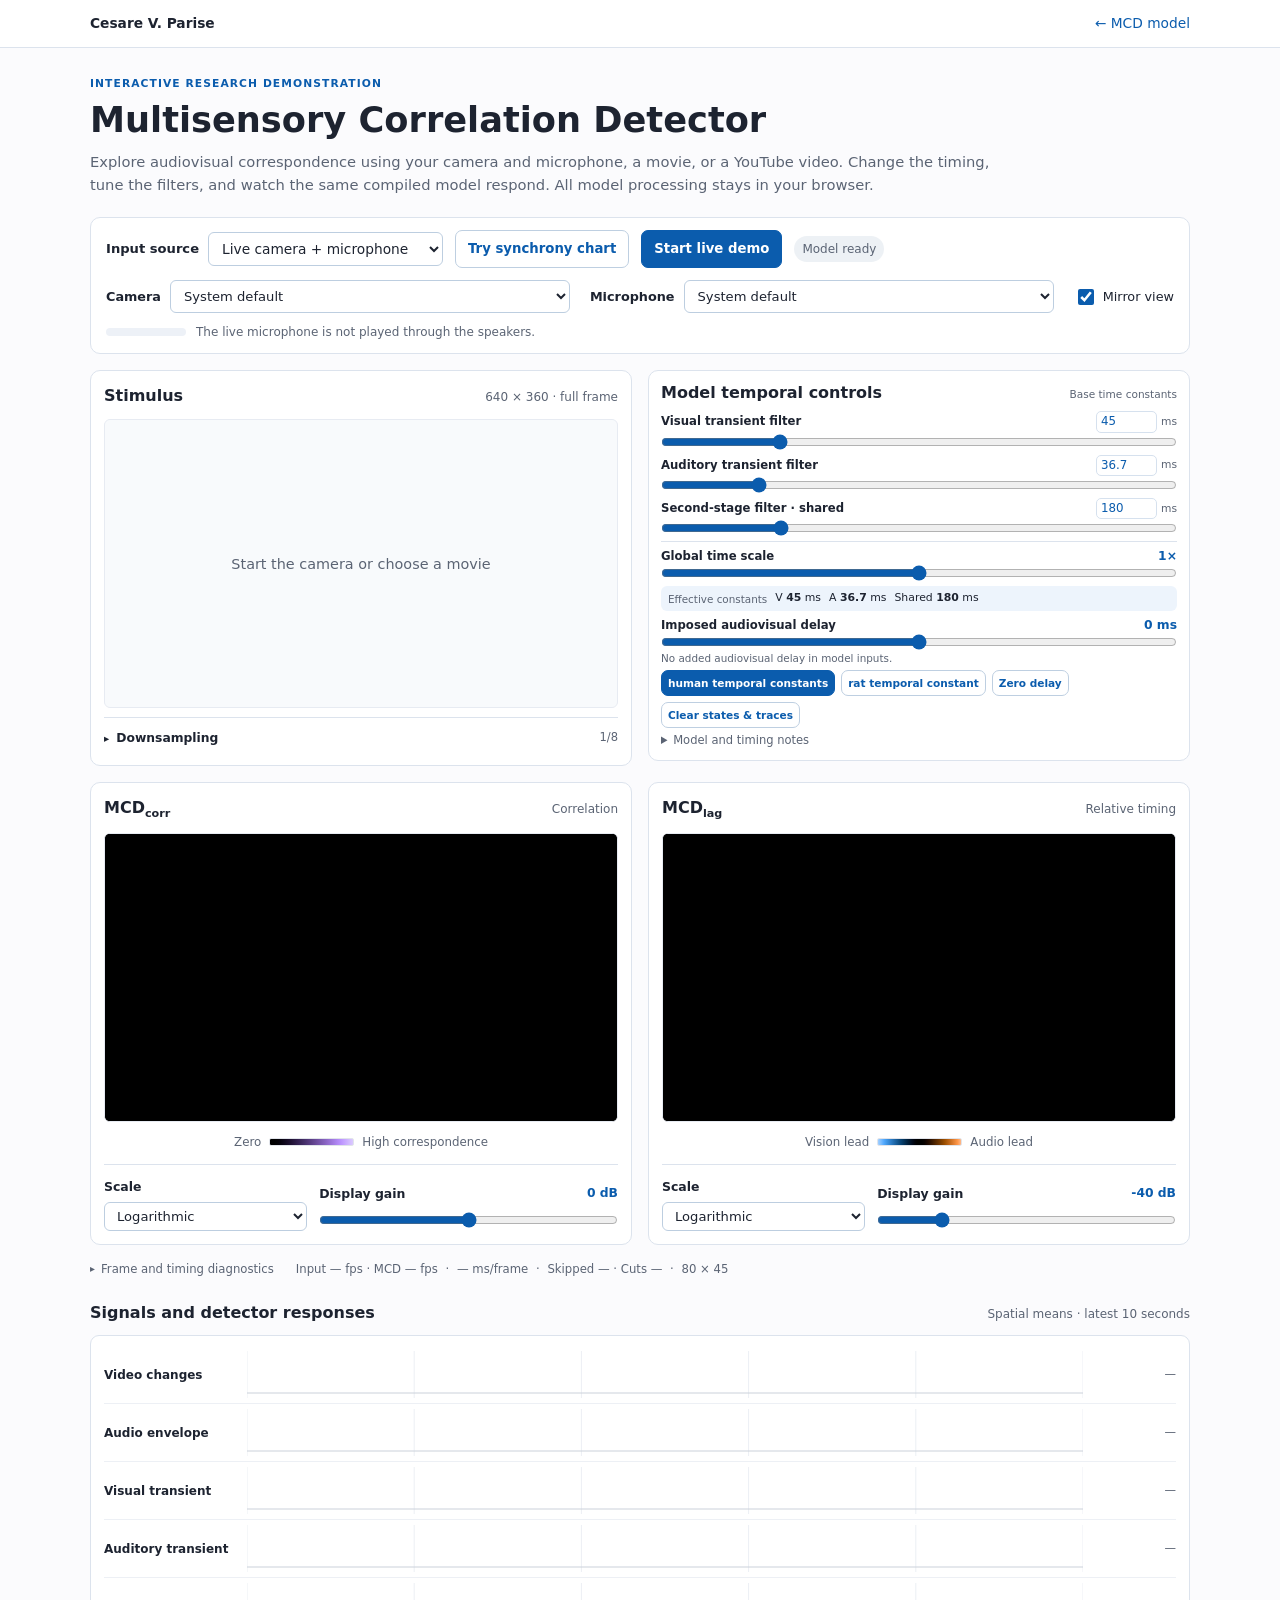
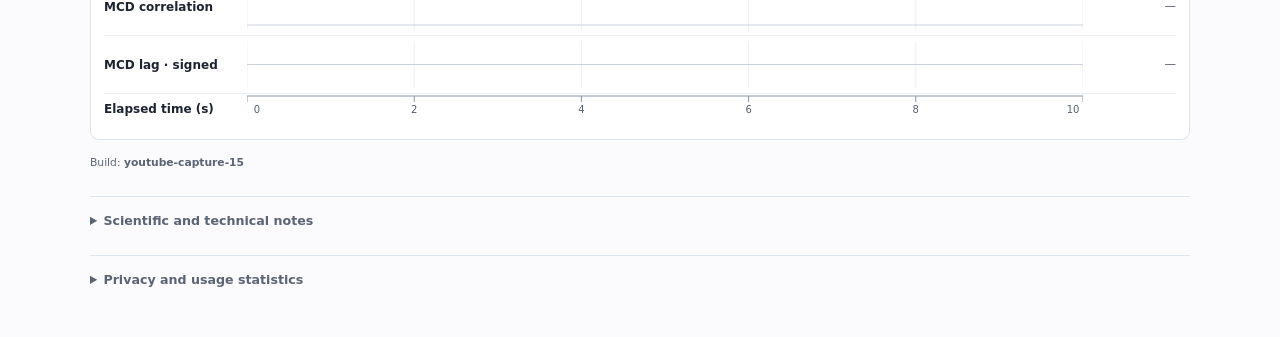
<file: mcd-live/index.html>
<!doctype html>
<html lang="en">
<head>
<meta charset="utf-8">
<meta name="viewport" content="width=device-width, initial-scale=1">
<title>Interactive MCD · Cesare V. Parise</title>
<link rel="icon" href="../favicon.ico">
<link rel="stylesheet" href="mcd-live.css?v=youtube-capture-15">
</head>
<body>
<header class="site-header"><nav aria-label="Website"><a class="brand" href="../index.html#home">Cesare V. Parise</a><a href="../index.html#model">← MCD model</a></nav></header>
<main>
  <div class="page-heading"><p class="eyebrow">Interactive research demonstration</p><h1>Multisensory Correlation Detector</h1><p class="intro">Explore audiovisual correspondence using your camera and microphone, a movie, or a YouTube video. Change the timing, tune the filters, and watch the same compiled model respond. All model processing stays in your browser.</p></div>

  <section class="source-toolbar" aria-label="Input source and playback">
    <div class="source-main">
      <div class="input-choice"><label for="inputMode">Input source</label><select id="inputMode"><option value="live">Live camera + microphone</option><option value="movie">Movie with embedded audio</option><option value="youtube">YouTube </option></select></div>
      <button id="loadSynchronyChart" type="button" disabled title="Load the 20-second audiovisual synchrony chart; then press Start movie.">Try synchrony chart</button>
      <button id="toggleRun" class="primary" type="button" disabled aria-pressed="false">Start live demo</button>
      <span id="status" class="status" role="status" aria-live="polite">Loading model…</span>
      <span id="movieInfo" class="small movie-info" hidden>Local files stay on this device · mono audio.</span>
    </div>
    <div id="liveControls" class="source-options">
      <div class="field"><label for="videoDevice">Camera</label><select id="videoDevice"><option value="">System default</option></select></div>
      <div class="field"><label for="audioDevice">Microphone</label><select id="audioDevice"><option value="">System default</option></select></div>
      <label class="check camera-mirror" id="mirrorLabel"><input id="mirror" type="checkbox" checked> Mirror view</label>
    </div>
    <div id="movieControls" class="source-options movie-options" hidden>
      <div class="field example-field"><label for="exampleMovie">Example movies</label><select id="exampleMovie" disabled aria-label="Example movies"><option value="">Select an example…</option></select></div>
      <div class="field file-field"><label for="movieFile">Choose a local movie</label><input id="movieFile" type="file" accept="video/*,.mp4,.m4v,.mov,.webm"></div>
      <label class="check"><input id="loopMovie" type="checkbox" checked> Loop</label>
      <label class="check"><input id="hearMovie" type="checkbox" checked> Play audio</label>
    </div>
    <div id="youtubeControls" class="source-options youtube-options" hidden>
      <div class="field youtube-url-field"><label for="youtubeURL">YouTube URL</label><input id="youtubeURL" type="url" placeholder="Paste a YouTube URL" autocomplete="off" spellcheck="false" aria-describedby="youtubeHelp youtubeStatus"></div>
      <button id="loadYouTube" type="button" disabled>Load &amp; share tab</button>
      <p id="youtubeHelp" class="small">Paste a URL, then load and share. Choose <strong>This Tab</strong> and enable <strong>Share tab audio</strong> in the browser prompt.</p>
      <p id="youtubeStatus" class="small" role="status" aria-live="polite">The player picture and tab soundtrack are used for analysis.</p>
    </div>
    <div class="audio-diagnostics"><div class="meter" role="meter" aria-label="Audio input level" aria-valuemin="0" aria-valuemax="100" aria-valuenow="0" id="audioMeter"><span id="audioBar"></span></div><span id="audioStatus" class="small" role="status">The live microphone is not played through the speakers.</span></div>
  </section>



  <div class="demo-grid" aria-label="Input, model parameters and output maps">
    <article class="panel input-panel">
      <div class="panel-heading"><h2>Stimulus</h2><span id="sourceSize" class="small">Full frame</span></div>
      <div class="stage source-stage" id="sourceStage">
        <video id="sourceVideo" playsinline muted preload="auto" aria-label="Video input"></video>
        <div id="youtubePlayerRegion" hidden aria-label="YouTube player capture region"><iframe id="youtubePlayer" title="YouTube video player" allow="autoplay; encrypted-media" referrerpolicy="strict-origin-when-cross-origin"></iframe></div>
        <canvas id="playbackCanvas" hidden aria-label="Movie picture with the imposed audiovisual delay"></canvas>
        <canvas id="stillCanvas" hidden aria-hidden="true"></canvas>
        <div id="sourceHint" class="stage-hint">Start the camera or choose a movie</div>
      </div>
      <p id="youtubePlaybackNote" class="caption" hidden>Use the YouTube player to play, pause and seek; keep it visible in this tab. The delay slider changes <strong>model inputs only</strong>; YouTube picture and sound playback retain their own timing. Audio input includes all sound from this tab; the microphone is not used. Captured audio is analysed without being replayed.</p>
      <div id="movieTransport" class="movie-transport" hidden aria-label="Movie playback position">
        <div class="movie-controls-row">
          <button id="pauseMovie" type="button" disabled>Pause</button>
          <input id="movieSeek" type="range" min="0" max="1" step="0.01" value="0" disabled aria-label="Movie position" aria-valuetext="No movie loaded">
          <output id="movieSeekTime" for="movieSeek" aria-label="Current movie time and duration">0:00.0 / 0:00.0</output>
        </div>
      </div>
      <details id="downsamplingDetails" class="downsampling-details">
        <summary id="downsamplingSummary"><span>Downsampling</span><span id="downsamplingValue" class="downsampling-value">1/8</span></summary>
        <div id="downsamplingOptions" class="downsampling-options">
          <div class="source-video-controls" role="group" aria-label="Video processing controls">
            <div class="source-downsampling">
              <select id="downsample" aria-label="Downsampling factor" aria-describedby="geometryReadout">
                <option value="1">1× · no downsampling</option>
                <option value="2">1/2</option>
                <option value="4">1/4</option>
                <option value="8" selected>1/8 · recommended</option>
                <option value="16">1/16</option>
                <option value="32">1/32</option>
              </select>
            </div>
            <div id="movieCutControls" class="source-cut-control" hidden>
              <button id="suppressCuts" class="cut-toggle" type="button"
                      aria-label="Suppress video cuts" aria-pressed="true"
                      title="Suppress editing and loop-boundary cuts while preserving auditory filter states.">
                Suppress cuts: <span id="cutToggleState">On</span>
              </button>
            </div>
          </div>
          <p id="geometryReadout" class="source-processing-readout small">Full frame · original aspect ratio</p>
          <p id="resolutionWarning" class="source-processing-readout small warning" hidden></p>
        </div>
      </details>
    </article>

    <section class="panel model-panel" aria-labelledby="modelHeading">
      <div class="panel-heading"><h2 id="modelHeading">Model temporal controls</h2><span class="small">Base time constants</span></div>
      <div class="control"><div class="label-row"><label for="tauV">Visual transient filter</label><div class="number-unit"><input id="tauVNumber" type="number" min="1" max="200" step="0.1" value="45" aria-label="Visual time constant in milliseconds"><span>ms</span></div></div><input id="tauV" type="range" min="1" max="200" step="0.1" value="45"><div class="endpoints"><span>1 ms</span><span>200 ms</span></div></div>
      <div class="control"><div class="label-row"><label for="tauA">Auditory transient filter</label><div class="number-unit"><input id="tauANumber" type="number" min="1" max="200" step="0.1" value="36.7" aria-label="Auditory time constant in milliseconds"><span>ms</span></div></div><input id="tauA" type="range" min="1" max="200" step="0.1" value="36.7"><div class="endpoints"><span>1 ms</span><span>200 ms</span></div></div>
      <div class="control"><div class="label-row"><label for="tauLate">Second-stage filter · shared</label><div class="number-unit"><input id="tauLateNumber" type="number" min="1" max="800" step="1" value="180" aria-label="Shared second-stage time constant in milliseconds"><span>ms</span></div></div><input id="tauLate" type="range" min="1" max="800" step="1" value="180"><div class="endpoints"><span>1 ms</span><span>800 ms</span></div></div>
      <div class="control divided"><div class="label-row"><label for="timeScale">Global time scale</label><output id="readScale" for="timeScale">1×</output></div><input id="timeScale" type="range" min="-2" max="2" step="0.02" value="0"><div class="endpoints"><span>0.25× · faster</span><span>4× · slower</span></div></div>
      <div class="effective"><span>Effective constants</span><strong>V <b id="effectiveV">45</b> ms</strong><strong>A <b id="effectiveA">36.7</b> ms</strong><strong>Shared <b id="effectiveLate">180</b> ms</strong></div>
      <div class="control delay-control"><div class="label-row"><label id="delayLabel" for="avDelay">Imposed audiovisual delay</label><output id="readDelay" for="avDelay">0 ms</output></div><input id="avDelay" type="range" min="-600" max="600" step="10" value="0"><div class="endpoints"><span>−600 ms · vision leads</span><span>+600 ms · audio leads</span></div><p id="delayExplanation" class="small">No additional offset between the model inputs.</p></div>
      <div class="button-row" role="group" aria-label="Temporal presets and model reset">
        <button id="resetTuning" class="temporal-preset" type="button" aria-pressed="true" title="Visual 45 ms, auditory 36.7 ms, shared second stage 180 ms; global scale 1×.">human temporal constants</button>
        <button id="ratTuning" class="temporal-preset" type="button" aria-pressed="false" title="Visual 10 ms, auditory 10 ms, shared second stage 138 ms; global scale 1×.">rat temporal constant</button>
        <button id="zeroDelay" type="button">Zero delay</button><button id="resetState" type="button">Clear states &amp; traces</button>
      </div>
      <details class="model-note-details"><summary>Model and timing notes</summary><p class="small">In movie mode the slider changes both playback and model inputs: negative delays the sound, positive delays the picture. In live and YouTube modes it changes the model inputs only. The microphone and captured tab audio are not replayed through the speakers; the YouTube player supplies its own sound. Model states normally persist across movie loops; optional cut suppression re-establishes only visual states at cuts. Changing model/input settings restarts processing; display gains do not.</p></details>
      <p id="samplingWarning" class="small warning" hidden></p>
    </section>

    <article class="panel corr-panel">
      <div class="panel-heading"><h2>MCD<sub>corr</sub></h2><span class="small">Correlation</span></div>
      <div class="stage output-stage"><canvas id="correlationCanvas" aria-label="Correlation map: black at zero, increasing violet with activity"></canvas></div>
      <div class="legend"><span>Zero</span><span class="colour-bar correlation-bar" aria-hidden="true"></span><span>High correspondence</span></div>
      <div class="map-controls" role="group" aria-label="Correlation display settings">
        <div class="map-scale-field">
          <label for="scaleCorr">Scale</label>
          <select id="scaleCorr" aria-label="Correlation display scale"><option value="db" selected>Logarithmic</option><option value="linear">Linear</option></select>
        </div>
        <div class="map-gain-field">
          <div class="label-row"><label for="gainCorr">Display gain</label><output id="gainCorrValue" for="gainCorr">0 dB</output></div>
          <input id="gainCorr" type="range" min="-60" max="60" step="1" value="0" aria-label="Correlation display gain">
        </div>
      </div>
    </article>
    <article class="panel lag-panel">
      <div class="panel-heading"><h2>MCD<sub>lag</sub></h2><span class="small">Relative timing</span></div>
      <div class="stage output-stage"><canvas id="lagCanvas" aria-label="Signed lag map: blue vision leads, black zero, orange audio leads"></canvas></div>
      <div class="legend"><span>Vision lead</span><span class="colour-bar lag-bar" aria-hidden="true"></span><span>Audio lead</span></div>
      <div class="map-controls" role="group" aria-label="Lag display settings">
        <div class="map-scale-field">
          <label for="scaleLag">Scale</label>
          <select id="scaleLag" aria-label="Lag display scale"><option value="db" selected>Logarithmic</option><option value="linear">Linear</option></select>
        </div>
        <div class="map-gain-field">
          <div class="label-row"><label for="gainLag">Display gain</label><output id="gainLagValue" for="gainLag">-40 dB</output></div>
          <input id="gainLag" type="range" min="-60" max="40" step="1" value="-40" aria-label="Lag display gain">
        </div>
      </div>
    </article>
  </div>

  <details class="performance-detail">
    <summary class="performance-summary">
      <span class="performance-heading">Frame and timing diagnostics</span>
      <span class="performance-strip" id="performance" aria-live="off">
        <span id="fpsReadout">Input — fps · MCD — fps</span>
        <span id="computeReadout">— ms/frame</span>
        <span id="skipReadout">Skipped — · Cuts —</span>
        <span id="resolution" aria-label="Processing resolution">— × —</span>
      </span>
    </summary>
    <p id="performanceDetail" class="small">Counters appear after starting. Browser counters cannot reveal losses inside camera hardware or its driver.</p>
    <p id="cutStatus" class="small" role="status">No cuts detected in this run.</p>
  </details>

  <section class="traces-section" aria-labelledby="tracesHeading"><div class="section-heading"><h2 id="tracesHeading">Signals and detector responses</h2><span class="small">Spatial means · latest 10 seconds</span></div><div class="trace-list">
    <div class="trace-row"><span class="trace-label">Video changes</span><canvas id="trace0" aria-label="Visual change over time"></canvas><output id="traceValue0">—</output></div>
    <div class="trace-row"><span class="trace-label">Audio envelope</span><canvas id="trace1" aria-label="Mono auditory RMS envelope"></canvas><output id="traceValue1">—</output></div>
    <div class="trace-row"><span class="trace-label">Visual transient</span><canvas id="trace2" aria-label="Spatial mean visual transient"></canvas><output id="traceValue2">—</output></div>
    <div class="trace-row"><span class="trace-label">Auditory transient</span><canvas id="trace3" aria-label="Auditory transient"></canvas><output id="traceValue3">—</output></div>
    <div class="trace-row"><span class="trace-label">MCD correlation</span><canvas id="trace4" aria-label="Spatial mean correlation response"></canvas><output id="traceValue4">—</output></div>
    <div class="trace-row"><span class="trace-label">MCD lag · signed</span><canvas id="trace5" aria-label="Spatial mean signed lag response"></canvas><output id="traceValue5">—</output></div>
    <div class="trace-row axis-row"><span class="trace-label">Elapsed time (s)</span><canvas id="timeAxis" aria-label="Elapsed time in seconds"></canvas><span></span></div>
  </div></section>

  <p class="build-label">Build: <strong>youtube-capture-15</strong></p>
  <details class="technical-notes"><summary>Scientific and technical notes</summary><div>
    <p>The numerical engine is compiled C running as WebAssembly (SIMD where supported), implementing the continuous-time biphasic filters, unsigned transient energy, delayed multiplicative interactions, and correlation/lag outputs from the supplied <code>MCDq.m</code>. The default human temporal constants are 45 ms (visual), 36.7 ms (auditory), and 180 ms for both second-stage filters. The rat preset uses 10 ms (visual), 10 ms (auditory), and 138 ms for both second-stage filters. Each preset restores global scaling to 1× and clears filter states and traces without changing the imposed audiovisual delay or display settings.</p>
    <p>For negative imposed delays the auditory input is delayed; for positive delays the visual input is delayed. Brief signal histories implement this experimental manipulation. Video delays use available frame timestamps, so a 10 ms slider step does not imply 10 ms video resolution. Live camera/microphone acquisition offsets are not calibrated. Recorded-file timing uses the movie timestamps and a decoded mono envelope. Movie playback uses the same relative offset: a causal audio delay for negative settings and buffered video frames for positive settings. Device output latency is not calibrated. YouTube uses the captured player picture and tab soundtrack. Its delay slider changes the model inputs only, independently of the embedded player’s playback timing. Browser capture latency and audiovisual offsets are not calibrated.</p>
    <p>When editing-cut suppression is enabled, automatically detected scene cuts and movie loop boundaries re-establish the visual baseline while retaining auditory filter states. Disabling it preserves all states. Manual seeking starts a new analysis segment and clears both sensory histories; ordinary detected cuts reset only the visual pathway. Automatic cut detection is heuristic and uses a fixed balanced sensitivity. The bipolar lag map represents signed detector output, not an estimated delay in milliseconds. Logarithmic display is <code>20 log10(1 + magnitude/reference)</code>, a soft-log visual convention, not sound pressure level. Output colour and gain affect display only.</p>
    <p>Linear filter cascades are advanced analytically for the actual sample interval; Gauss–Legendre quadrature integrates the nonlinear transient drive into the second-stage filters. Camera and local-movie frames are processed in order. For YouTube, a nominal 30 Hz timer samples the latest decoded player crop; successive samples can repeat a frame. These are browser-capture samples, not original YouTube video timestamps. If processing falls substantially behind or input is interrupted, both pathways are explicitly re-primed at the current sample rather than pretending that missing frames were observed. Such resynchronisations are counted in the timing diagnostics and leave gaps in the traces. Detected editing cuts still re-establish only the visual baseline.</p>
    <p>Very short effective constants cannot recover temporal detail absent from the camera frames. Increase spatial downsampling if the processing counters show skipped updates. This interactive demonstration is not a calibrated psychophysical experiment.</p>
    <p><a href="https://elifesciences.org/articles/106122" target="_blank" rel="noopener noreferrer">Population-model paper</a> · <a href="reference/MCDq.m">MATLAB reference</a> · <a href="README_DEVELOPER.md">Implementation notes</a></p>
  </div></details>
  <details class="technical-notes"><summary>Privacy and usage statistics</summary><div>
    <p>Your webcam images, microphone audio, movie files and captured tab picture and soundtrack are processed on your device. They are not uploaded for analysis. Loading a YouTube video makes normal requests to YouTube and is subject to its privacy terms.</p>
    <p>On the published site, Cloudflare Web Analytics records page traffic. When enabled, a separate counter records whether this page successfully ran the model, which input modes were used, and whether it completed 30 seconds of active, visible processing. It uses a temporary random page token, not a name or a persistent visitor identifier. No recordings, filenames, model values or device labels are sent.</p>
    <p>Local previews are excluded. The usage counter does not use cookies or browser storage and does not write IP addresses or browser identifiers to its database. Cloudflare still handles ordinary network metadata to deliver these services. Reloading the page starts a new session; these counts do not identify unique people.</p>
  </div></details>
</main>
<noscript><p>This interactive demo requires JavaScript and WebAssembly.</p></noscript>
<script type="module" src="mcd-live.js?v=youtube-capture-15"></script>
</body>
</html>
</file>
<file: mcd-live/mcd-live.css>
:root{--ink:#1d2330;--muted:#5b6474;--accent:#0b5cad;--bg:#fbfbfd;--line:#dce3ed;--soft:#edf4fc;--source-ratio:16/9;--map-ratio:16/9}
*{box-sizing:border-box}body{margin:0;background:var(--bg);color:var(--ink);font:15px/1.55 system-ui,-apple-system,"Segoe UI",sans-serif}a{color:var(--accent);text-underline-offset:3px}button,input,select{font:inherit}button,select,input[type=range]{cursor:pointer}button{border:1px solid #becfe1;border-radius:7px;background:#fff;color:var(--accent);padding:8px 12px;font-size:.83rem;font-weight:600}button:hover{background:var(--soft)}button:disabled{cursor:default;opacity:.5}button.primary{background:var(--accent);border-color:var(--accent);color:white}button[data-running=true]{background:#fff;color:#a43131;border-color:#c37c7c}button:focus-visible,a:focus-visible,summary:focus-visible,input:focus-visible,select:focus-visible{outline:3px solid #8db9e7;outline-offset:3px}input[type=range]{width:100%;display:block;accent-color:var(--accent);margin:4px 0 0}input[type=checkbox]{accent-color:var(--accent);width:16px;height:16px;flex:0 0 16px}select{border:1px solid #bdcee0;background:white;border-radius:6px;color:var(--ink);padding:7px 9px;max-width:100%;min-width:0}input[type=file]{font-size:.83rem;max-width:100%;min-width:0}input[type=file]::file-selector-button{border:1px solid #bdcee0;background:#fff;border-radius:6px;color:var(--accent);padding:7px 9px;cursor:pointer;margin-right:10px}input[type=number]{width:70px;min-width:0;border:1px solid #d6e1ee;padding:3px 5px;border-radius:5px;color:var(--accent);font-variant-numeric:tabular-nums;font-size:.8rem}
[hidden]{display:none!important}.site-header{background:white;border-bottom:1px solid var(--line)}.site-header nav{max-width:1140px;margin:auto;padding:13px 20px;display:flex;justify-content:space-between;gap:12px}.site-header a{text-decoration:none;font-size:.86rem}.site-header .brand{color:var(--ink);font-weight:700}main{max-width:1140px;margin:auto;padding:28px 20px 48px}.eyebrow{font-size:.67rem;font-weight:700;letter-spacing:.1em;text-transform:uppercase;color:var(--accent);margin:0 0 6px}h1{font-size:clamp(1.6rem,3.5vw,2.2rem);line-height:1.2;margin:0 0 10px}h2{font-size:1rem;margin:0}h3{font-size:.9rem;margin:0 0 12px}p{margin:0 0 10px}.intro{color:var(--muted);max-width:100ch;font-size:.92rem}.small{font-size:.75rem;color:var(--muted);line-height:1.5}.warning{color:#965023}.source-toolbar{border:1px solid var(--line);border-radius:10px;background:#fff;padding:12px 15px;margin:20px 0 16px}.source-main{display:flex;align-items:center;gap:12px;flex-wrap:wrap}.input-choice{display:flex;align-items:center;gap:9px}.input-choice label{font-size:.82rem;font-weight:600}.source-main select{font-size:.86rem}.status{font-size:.75rem;padding:4px 8px;border-radius:20px;background:#edf1f5;color:var(--muted)}.status[data-kind=live]{background:#e6f4eb;color:#276f49}.status[data-kind=error]{background:#fdecec;color:#9e3636}.status[data-kind=warning]{background:#fff3df;color:#8d5824}.source-options{display:flex;gap:12px 20px;align-items:center;flex-wrap:wrap;margin-top:12px}.field{display:flex;align-items:center;gap:9px;flex:1 1 300px;min-width:0}.field label{font-size:.8rem;font-weight:600;flex-shrink:0}.field select{flex:1;width:0;font-size:.82rem}.file-field{flex-wrap:wrap;flex-basis:390px}.file-field .small{flex-basis:100%}.check{display:flex;gap:6px;align-items:center;font-size:.8rem;line-height:1.4;margin:8px 0;font-weight:400}.movie-options .check{margin:4px 0}.audio-diagnostics{display:flex;align-items:center;gap:10px;margin-top:10px;flex-wrap:wrap}.meter{height:8px;width:80px;flex:0 0 80px;border-radius:5px;background:#edf1f7;overflow:hidden}.meter span{height:100%;display:block;background:#4489bd;width:0;transition:width .1s}#audioStatus[data-warning=true]{color:#965023}
.demo-grid{display:grid;grid-template-columns:repeat(2,minmax(0,1fr));grid-template-areas:"input model" "corr lag";gap:16px;align-items:stretch}.panel{background:#fff;border:1px solid var(--line);border-radius:10px;padding:13px;min-width:0;overflow:hidden}.input-panel{grid-area:input}.model-panel{grid-area:model}.corr-panel{grid-area:corr}.lag-panel{grid-area:lag}.panel-heading{display:flex;align-items:baseline;justify-content:space-between;gap:8px;margin-bottom:10px;flex-wrap:wrap}.panel-heading sub{font-size:.7em}.stage{position:relative;width:100%;overflow:hidden;border-radius:6px;border:1px solid #e7ebf2;background:#fff}.source-stage{aspect-ratio:var(--source-ratio);max-height:570px;background:#f8fafc}.output-stage{aspect-ratio:var(--map-ratio);max-height:570px;background:#000}.stage video,.stage canvas{display:block;width:100%;height:100%;object-fit:contain}#sourceVideo,#stillCanvas{position:absolute;inset:0}.stage-hint{position:absolute;inset:0;display:grid;place-items:center;text-align:center;padding:20px;color:var(--muted);font-size:.9rem}.caption{font-size:.75rem;line-height:1.5;color:var(--muted);margin:10px 0 0}.legend{display:flex;align-items:center;justify-content:center;gap:8px;margin-top:11px;font-size:.74rem;color:var(--muted)}.colour-bar{width:85px;height:8px;border:1px solid #e1e4ea;border-radius:2px}.correlation-bar{background:linear-gradient(90deg,#000,#24dbc5)}.lag-bar{background:linear-gradient(90deg,#72c3ff,#000,#ffb176)}.control{margin:0 0 9px}.label-row{display:flex;align-items:center;justify-content:space-between;gap:8px;font-size:.79rem}.label-row label{font-weight:600}.label-row output{color:var(--accent);white-space:nowrap;font-size:.77rem;font-weight:650;font-variant-numeric:tabular-nums}.number-unit{display:flex;align-items:center;gap:4px;color:var(--muted);font-size:.75rem}.endpoints{display:flex;justify-content:space-between;font-size:.64rem;color:var(--muted);margin-top:3px}.divided{border-top:1px solid var(--line);padding-top:10px;margin-top:12px}.effective{display:flex;align-items:center;gap:6px 12px;flex-wrap:wrap;background:var(--soft);border-radius:6px;padding:8px 10px;margin:11px 0;font-size:.75rem}.effective>span{color:var(--muted);font-size:.7rem}.effective strong{font-weight:500;white-space:nowrap}.effective b{font-weight:700}.delay-control p{font-size:.69rem;margin-top:5px}.button-row{display:flex;gap:6px;flex-wrap:wrap}.button-row button{padding:6px 9px;font-size:.72rem}.model-note{margin:10px 0 0;font-size:.69rem}.model-panel #samplingWarning{margin:8px 0 0}/* Compact metrics row; the native disclosure remains keyboard-accessible. */
.performance-detail{margin:10px 0 8px;font-size:.73rem;color:var(--muted)}
.performance-summary{display:flex;flex-wrap:wrap;align-items:center;gap:4px 22px;min-height:28px;cursor:pointer;list-style:none}
.performance-summary::-webkit-details-marker{display:none}
.performance-heading{display:inline-flex;align-items:center;gap:6px;flex:0 0 auto;white-space:nowrap}
.performance-heading::before{content:"▸";font-size:.85em}
.performance-detail[open] .performance-heading::before{content:"▾"}
.performance-strip{display:inline-flex;flex-wrap:wrap;align-items:center;gap:3px 0;min-width:0;max-width:100%;color:var(--muted);font-variant-numeric:tabular-nums}
.performance-strip>span{white-space:nowrap}
.performance-strip>span+span::before{content:" · ";white-space:pre;color:var(--muted);margin-inline:4px}
.performance-strip[data-warning=true]{color:#925125}
.performance-detail p{margin:6px 0}
.gain-control{margin-top:12px}.section-heading{display:flex;justify-content:space-between;align-items:baseline;gap:10px;flex-wrap:wrap;margin:18px 0 10px}.trace-list{background:#fff;border:1px solid var(--line);border-radius:9px;padding:10px 13px}.trace-row{display:grid;grid-template-columns:133px minmax(0,1fr) 83px;gap:10px;align-items:center;border-bottom:1px solid #edf0f5;padding:5px 0}.trace-label{font-size:.75rem;font-weight:600}.trace-row canvas{width:100%;height:47px;display:block}.trace-row output{font-size:.72rem;text-align:right;color:var(--muted);font-variant-numeric:tabular-nums}.axis-row{border:0;padding-top:0}.axis-row canvas{height:30px}.trace-note{margin-top:9px;font-size:.7rem}.technical-notes{border-top:1px solid var(--line);margin-top:24px;padding-top:14px;color:var(--muted);font-size:.79rem}.technical-notes summary{cursor:pointer;font-weight:600}.technical-notes>div{padding-top:12px;max-width:105ch}code{font-size:.9em;overflow-wrap:anywhere}
@media(max-width:860px){.model-panel{padding:11px}.demo-grid{gap:10px}.label-row{font-size:.75rem}.button-row button{font-size:.67rem}.effective{gap:4px 8px}.trace-row{grid-template-columns:115px minmax(0,1fr) 75px;gap:6px}}
@media(max-width:640px){main{padding:20px 12px 35px}.site-header nav{padding:11px 12px}.demo-grid{grid-template-columns:minmax(0,1fr);grid-template-areas:"input" "model" "corr" "lag"}.source-toolbar{padding:12px}.input-choice{flex:1 1 100%;flex-wrap:wrap}.input-choice select{flex:1}.source-options{gap:9px}.field{flex-basis:100%}.panel{padding:11px}.source-stage,.output-stage{max-height:510px}.model-panel{padding:14px}.trace-list{padding:8px}.trace-row{grid-template-columns:91px minmax(0,1fr);gap:5px}.trace-label{font-size:.65rem}.trace-row output{display:none}.trace-row canvas{height:44px}.axis-row canvas{height:28px}.performance-detail{font-size:.67rem}.performance-summary{column-gap:14px}.performance-strip{gap:3px 0}.small{font-size:.72rem}.section-heading h2{font-size:.95rem}.section-heading .small{font-size:.68rem}.file-field input{width:100%}}
@media(prefers-reduced-motion:reduce){*{transition:none!important}}

/* V2.1: make the model controls usable beside an uncropped 16:9 video. */
@media (min-width:641px) {
  .model-panel {padding:10px 12px;align-self:start;}
  .model-panel .panel-heading {margin-bottom:5px;}
  .model-panel .panel-heading .small {font-size:.66rem;}
  .model-panel .control {margin:0 0 5px;}
  .model-panel .control input[type="range"] {margin-top:1px;}
  .model-panel .label-row {font-size:.73rem;line-height:1.3;}
  .model-panel .endpoints {display:none;}
  .model-panel input[type="number"] {padding:2px 4px;font-size:.74rem;width:61px;}
  .model-panel .number-unit {font-size:.67rem;}
  .model-panel .divided {border-top:1px solid var(--line);margin-top:5px;padding-top:6px;}
  .model-panel .effective {font-size:.68rem;margin:4px 0 6px;padding:4px 7px;gap:3px 8px;}
  .model-panel .effective>span {font-size:.65rem;}
  .model-panel .delay-control p {margin:2px 0 0;font-size:.65rem;line-height:1.2;}
  .model-panel .button-row button {font-size:.66rem;padding:4px 6px;}
  .model-panel .model-note-details {margin:4px 0 0;}
}
.model-note-details {color:var(--muted);font-size:.72rem;margin:8px 0 0;}
.model-note-details summary {cursor:pointer;}
.model-note-details p {margin:4px 0 0;}

/* One-row movie transport: Pause / position slider / elapsed and total time. */
.movie-transport{margin-top:10px;padding-top:9px;border-top:1px solid var(--line)}
.movie-controls-row{display:grid;grid-template-columns:auto minmax(0,1fr) auto;align-items:center;gap:8px;min-width:0}
.movie-controls-row button{font-size:.73rem;padding:4px 9px;min-height:30px;min-width:61px;white-space:nowrap}
.movie-controls-row output{font-size:.73rem;color:var(--muted);font-variant-numeric:tabular-nums;white-space:nowrap}
#movieSeek{display:block;width:100%;min-width:0;min-height:28px;margin:0;cursor:ew-resize;touch-action:pan-y}
#cutStatus{font-variant-numeric:tabular-nums;color:var(--accent)}
@media(max-width:380px){.movie-controls-row{gap:6px}.movie-controls-row button{font-size:.68rem;padding-inline:6px;min-width:55px}.movie-controls-row output{font-size:.65rem}}

.build-label{font-size:.67rem;color:var(--muted);margin-top:15px;}

/* Independent display controls, placed below each output map. */
.map-controls{display:grid;grid-template-columns:minmax(120px,.8fr) minmax(0,1.2fr);gap:18px;align-items:center;margin-top:13px;padding-top:12px;border-top:1px solid var(--line)}
.map-scale-field,.map-gain-field{min-width:0}
.map-scale-field>label{display:block;font-size:.78rem;font-weight:600;margin-bottom:5px}
.map-scale-field>select{width:100%;font-size:.82rem;padding:5px 8px}
.map-gain-field .label-row{font-size:.78rem}
.map-gain-field input[type=range]{min-height:22px}
.camera-mirror{margin:0}
@media(max-width:860px) and (min-width:641px){.map-controls{gap:10px;grid-template-columns:minmax(108px,.8fr) minmax(0,1.2fr)}.map-gain-field .label-row{font-size:.73rem}}
@media(max-width:420px){.map-controls{gap:12px;grid-template-columns:minmax(110px,.85fr) minmax(0,1.15fr)}.map-gain-field .label-row{font-size:.72rem}.map-gain-field .label-row output{font-size:.72rem}}


/* Input-only controls directly below the source video / movie scrubber. */
.source-video-controls {
  display: flex;
  flex-wrap: wrap;
  align-items: flex-end;
  gap: 10px 12px;
  margin-top: 11px;
  padding-top: 10px;
  border-top: 1px solid var(--line);
}
.source-downsampling { flex: 1 1 165px; min-width: 0; }
.source-downsampling label {
  display: block;
  margin-bottom: 5px;
  font-size: .77rem;
  font-weight: 600;
}
.source-downsampling select {
  width: 100%;
  min-height: 35px;
  padding: 6px 8px;
  font-size: .79rem;
}
.source-cut-control { flex: 0 0 auto; max-width: 100%; }
.cut-toggle {
  min-height: 35px;
  padding: 6px 11px;
  font-size: .78rem;
  white-space: nowrap;
}
.cut-toggle[aria-pressed="true"] {
  color: var(--accent);
  border-color: var(--accent);
  background: var(--soft);
}
.cut-toggle[aria-pressed="false"] {
  color: var(--muted);
  border-color: #bdcee0;
  background: #fff;
}
.source-processing-readout { margin: 7px 0 0; font-size: .7rem; }
@media (max-width: 380px) {
  .source-video-controls { gap: 8px; }
  .source-downsampling { flex-basis: 140px; }
  .cut-toggle { padding-inline: 8px; font-size: .73rem; }
  .source-downsampling select { font-size: .75rem; }
}

/* Display-only palette choices; all maps start at exact black. */
.output-stage canvas {background:#000;}
.map-controls {
  grid-template-columns:minmax(0,1.15fr) minmax(0,1fr);
  gap:10px 14px;
  align-items:end;
}
.map-palette-field {min-width:0;}
.map-palette-field>label {display:block;font-size:.78rem;font-weight:600;margin-bottom:5px;}
.map-palette-field>select {width:100%;font-size:.82rem;padding:5px 8px;}
.map-scale-field {min-width:0;}
.map-gain-field {grid-column:1/-1;}
.map-gain-field input[type=range] {margin-top:5px;}
@media(min-width:1050px) {
  .map-controls {grid-template-columns:minmax(0,1.05fr) minmax(0,1fr) minmax(0,1.3fr);gap:12px;}
  .map-gain-field {grid-column:auto;}
}

/* The delayed canvas overlays (but never stops decoding) the source movie. */
#playbackCanvas {position:absolute;inset:0;z-index:1;pointer-events:none;background:#000;}
#stillCanvas {z-index:2;}
.stage-hint {z-index:3;}

/* Fixed final palettes: only scale and gain controls below each map. */
.map-controls { grid-template-columns: minmax(110px, 0.85fr) minmax(130px, 1.25fr); }
@media (max-width: 380px) { .map-controls { grid-template-columns: minmax(0, 1fr); } }

/* Compact input controls: closed until Downsampling is activated. */
.downsampling-details {
  margin-top: 9px;
  padding-top: 6px;
  border-top: 1px solid var(--line);
}
.downsampling-details > summary {
  display: flex;
  align-items: center;
  gap: 7px;
  min-height: 28px;
  cursor: pointer;
  list-style: none;
  font-size: .77rem;
  font-weight: 600;
}
.downsampling-details > summary::-webkit-details-marker { display: none; }
.downsampling-details > summary::before { content: "▸"; font-size: .85em; }
.downsampling-details[open] > summary::before { content: "▾"; }
.downsampling-details > summary:focus-visible {
  outline: 2px solid var(--accent);
  outline-offset: 3px;
  border-radius: 3px;
}
.downsampling-value {
  margin-left: auto;
  color: var(--muted);
  font-size: .72rem;
  font-weight: 400;
  font-variant-numeric: tabular-nums;
  white-space: nowrap;
}
.downsampling-options .source-video-controls {
  margin-top: 0;
  padding-top: 6px;
  border-top: 0;
}

/* Temporal preset selection; exact values and 1× scale determine the active button. */
.model-panel .temporal-preset { white-space: nowrap; }
.model-panel .temporal-preset[aria-pressed="true"] {
  background: var(--accent);
  border-color: var(--accent);
  color: #fff;
}
.model-panel .temporal-preset[aria-pressed="true"]:hover { background: #084781; }

.ready-to-start {color: #16803d;font-weight: 600;}

/* Aligned movie inputs, with file information in the toolbar's upper-right. */
.movie-info { margin-left:auto; flex:1 1 200px; max-width:330px; text-align:right; overflow-wrap:anywhere; }
.movie-options { display:grid; grid-template-columns:minmax(0,1fr) minmax(0,1.25fr) auto auto; gap:12px 20px; align-items:end; }
.movie-options .field { display:grid; grid-template-rows:auto 38px; gap:5px; align-items:start; min-width:0; }
.movie-options .field label { line-height:1.5; }
.movie-options .field select { width:100%; min-height:38px; }
.movie-options .field input[type=file] { display:block; width:100%; height:38px; line-height:24px; }
.movie-options .field input[type=file]::file-selector-button { line-height:22px; }
.movie-options .check { min-height:38px; margin:0; white-space:nowrap; }

/* Only this player rectangle is eligible for YouTube Region Capture. */
.youtube-options { display:grid; grid-template-columns:minmax(0,1fr) auto; gap:6px 12px; align-items:end; }
.youtube-url-field { display:flex; align-items:center; gap:9px; min-width:0; }
.youtube-url-field input { flex:1; width:0; min-width:0; min-height:38px; border:1px solid #bdcee0; border-radius:6px; padding:7px 9px; color:var(--ink); background:#fff; font-size:.84rem; }
#loadYouTube { min-height:38px; }
#youtubeHelp, #youtubeStatus { grid-column:1/-1; margin:2px 0 0; }
#youtubeStatus[data-kind=error] { color:#9e3636; }
#youtubeStatus[data-kind=warning] { color:#8d5824; }
#youtubeStatus[data-kind=live] { color:#276f49; }
#youtubePlayerRegion { position:absolute; inset:0; z-index:4; background:#000; overflow:hidden; }
#youtubePlayer { display:block; width:100%; height:100%; border:0; }
/* 202px includes the stage border, leaving a 200px-high embedded viewport. */
.source-stage.youtube-mode { aspect-ratio:16/9; min-height:202px; }
.source-stage.youtube-mode #sourceVideo,
.source-stage.youtube-mode #stillCanvas,
.source-stage.youtube-mode #playbackCanvas { opacity:0; pointer-events:none; }
#youtubePlaybackNote { margin-bottom:0; }
@media(max-width:860px) {
  .movie-options { grid-template-columns:minmax(0,1fr) minmax(0,1fr); gap:8px 16px; }
  .movie-options .check { min-height:26px; }
}
@media(max-width:640px) {
  .movie-info { max-width:none; flex-basis:100%; text-align:left; margin-left:0; }
  .youtube-options { grid-template-columns:minmax(0,1fr); gap:8px; }
  .youtube-url-field { display:grid; gap:5px; }
  .youtube-url-field input { width:100%; }
  #loadYouTube { justify-self:start; }
}
@media(max-width:480px) {
  .movie-options { grid-template-columns:minmax(0,1fr) minmax(0,1fr); }
  .movie-options .field { grid-column:1/-1; }
}
</file>
